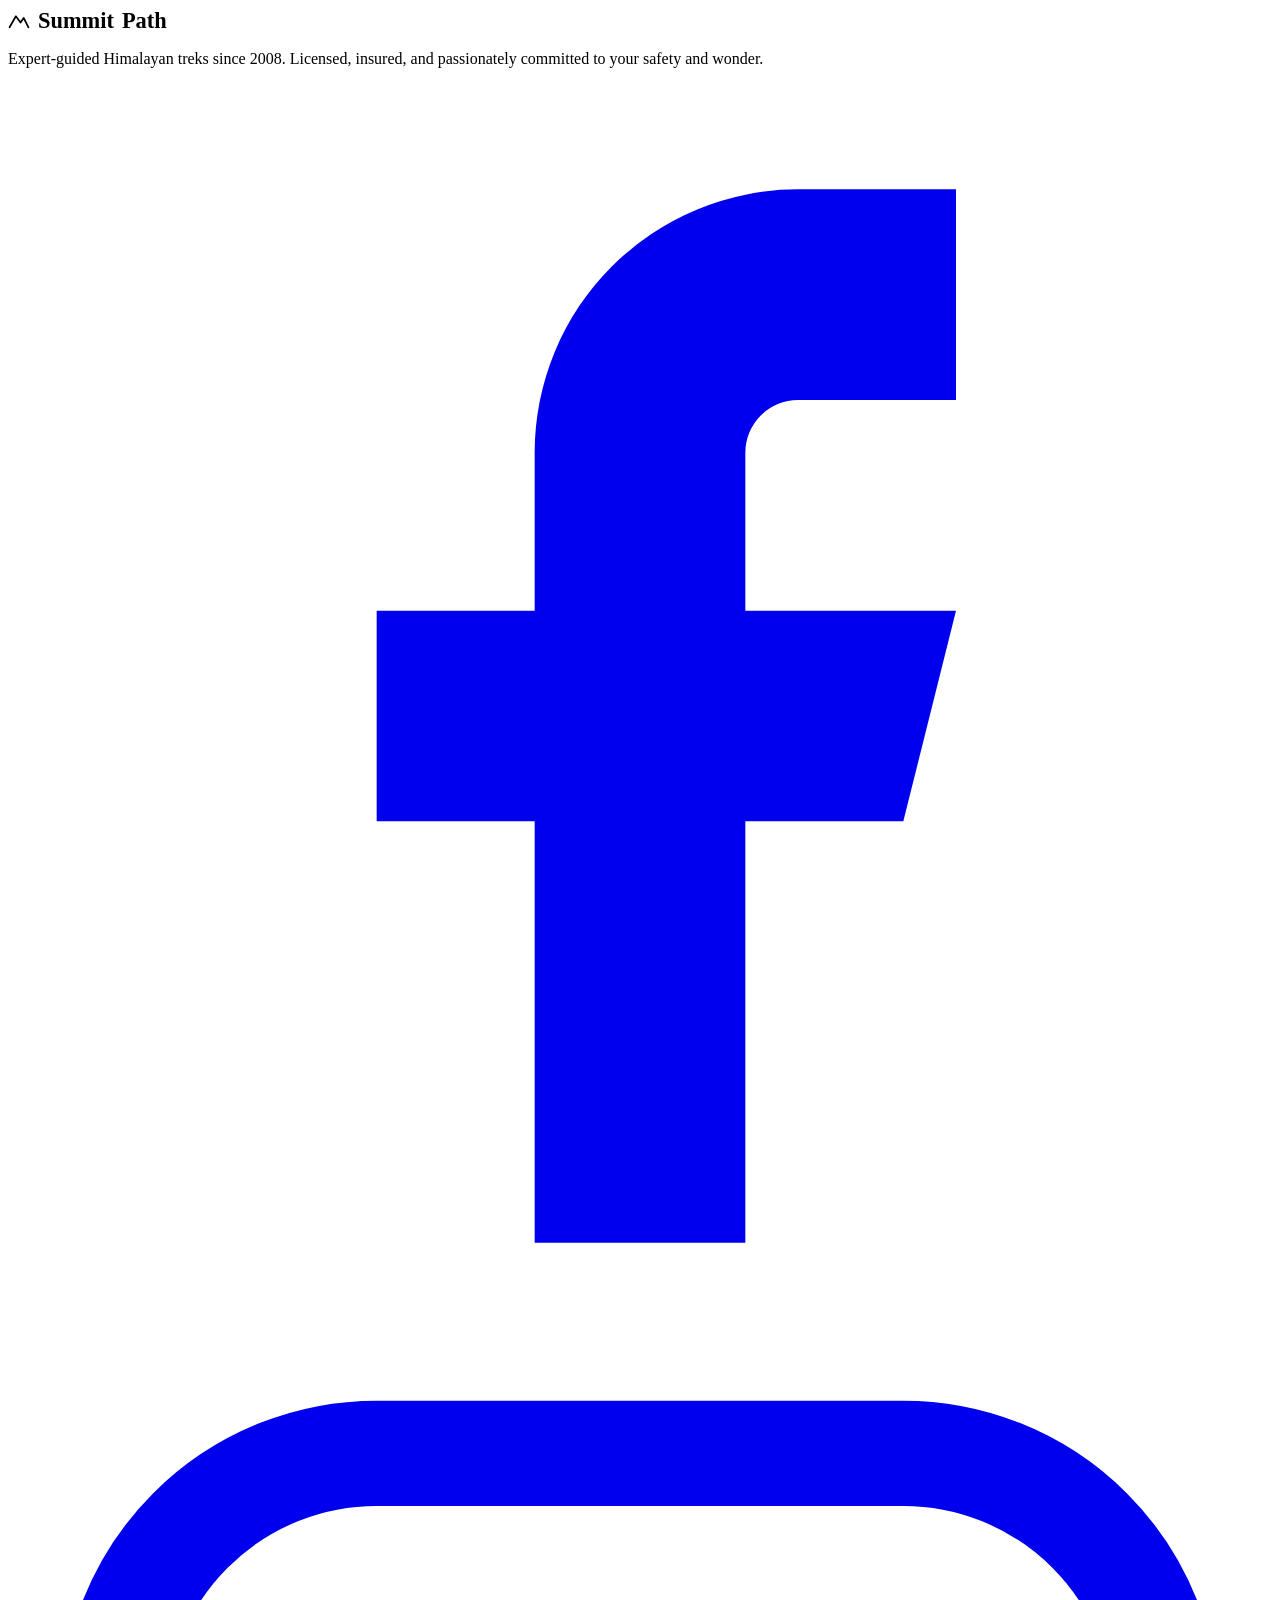
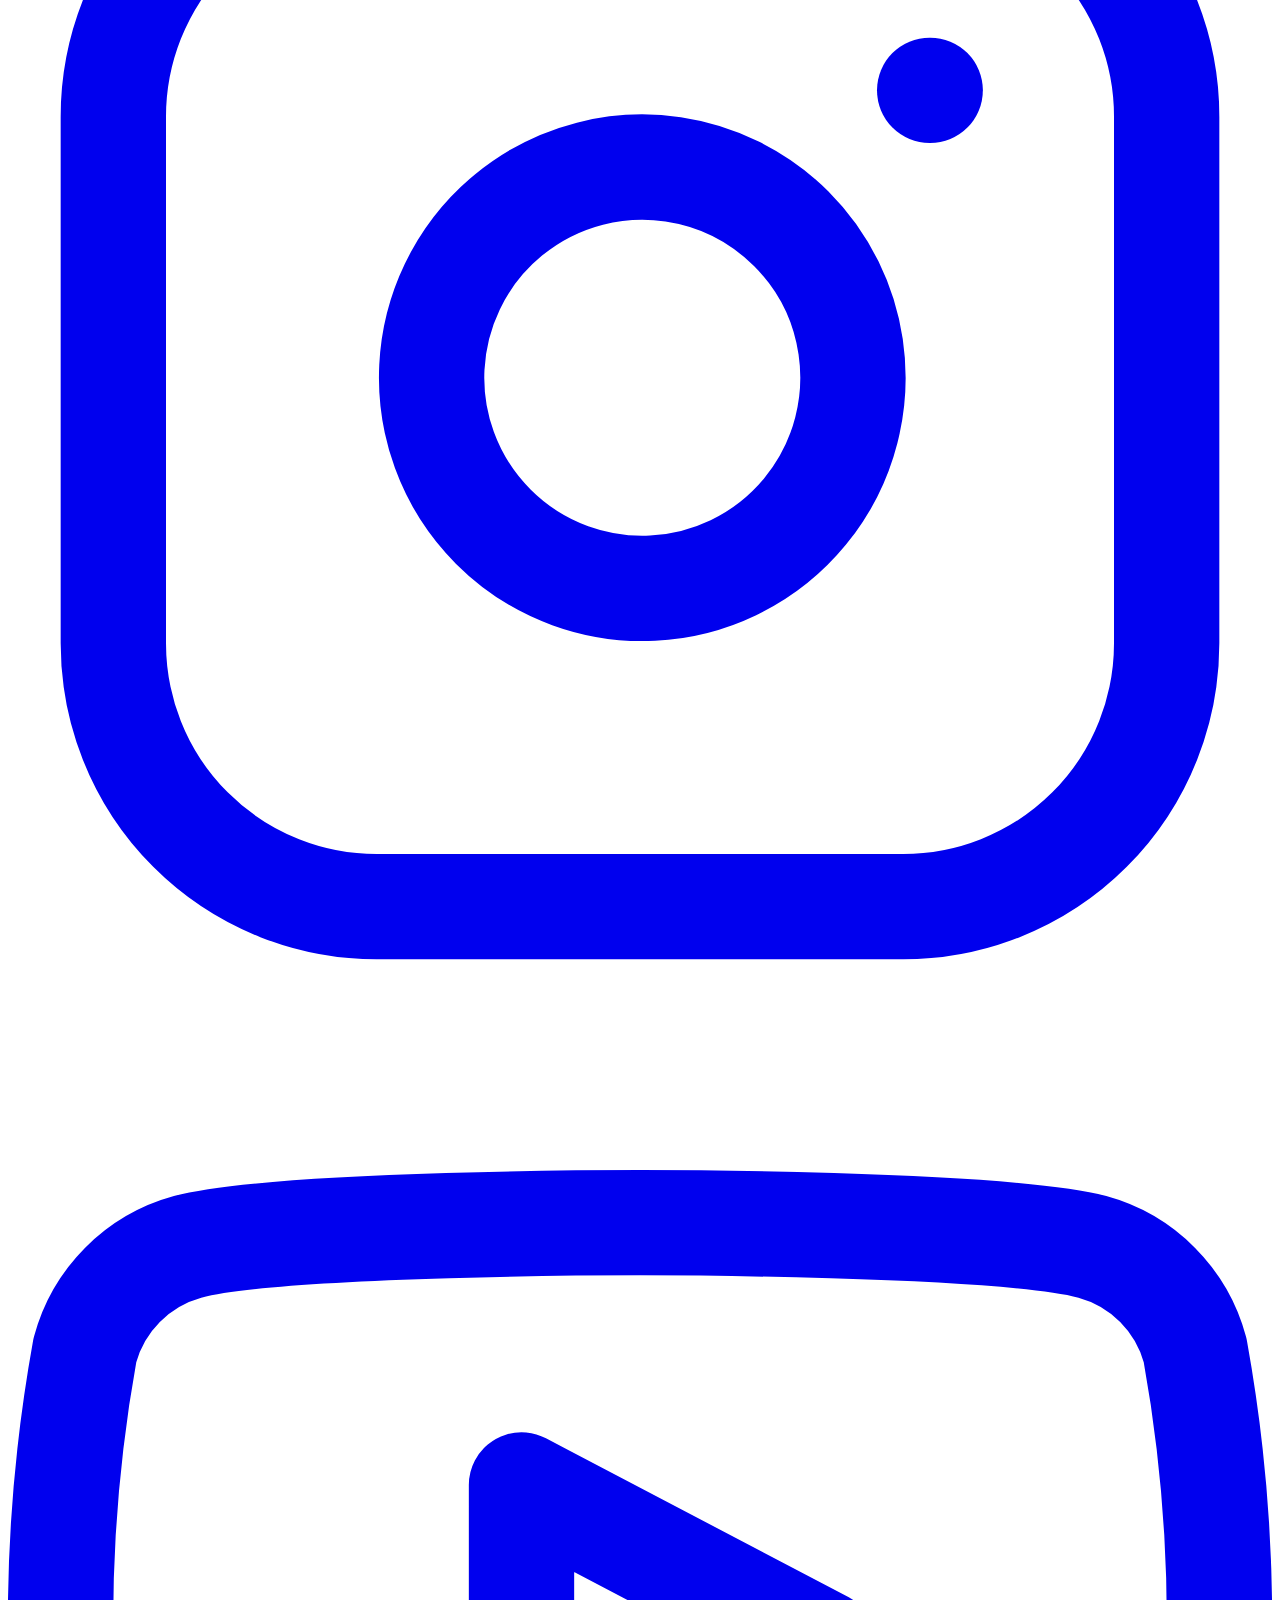
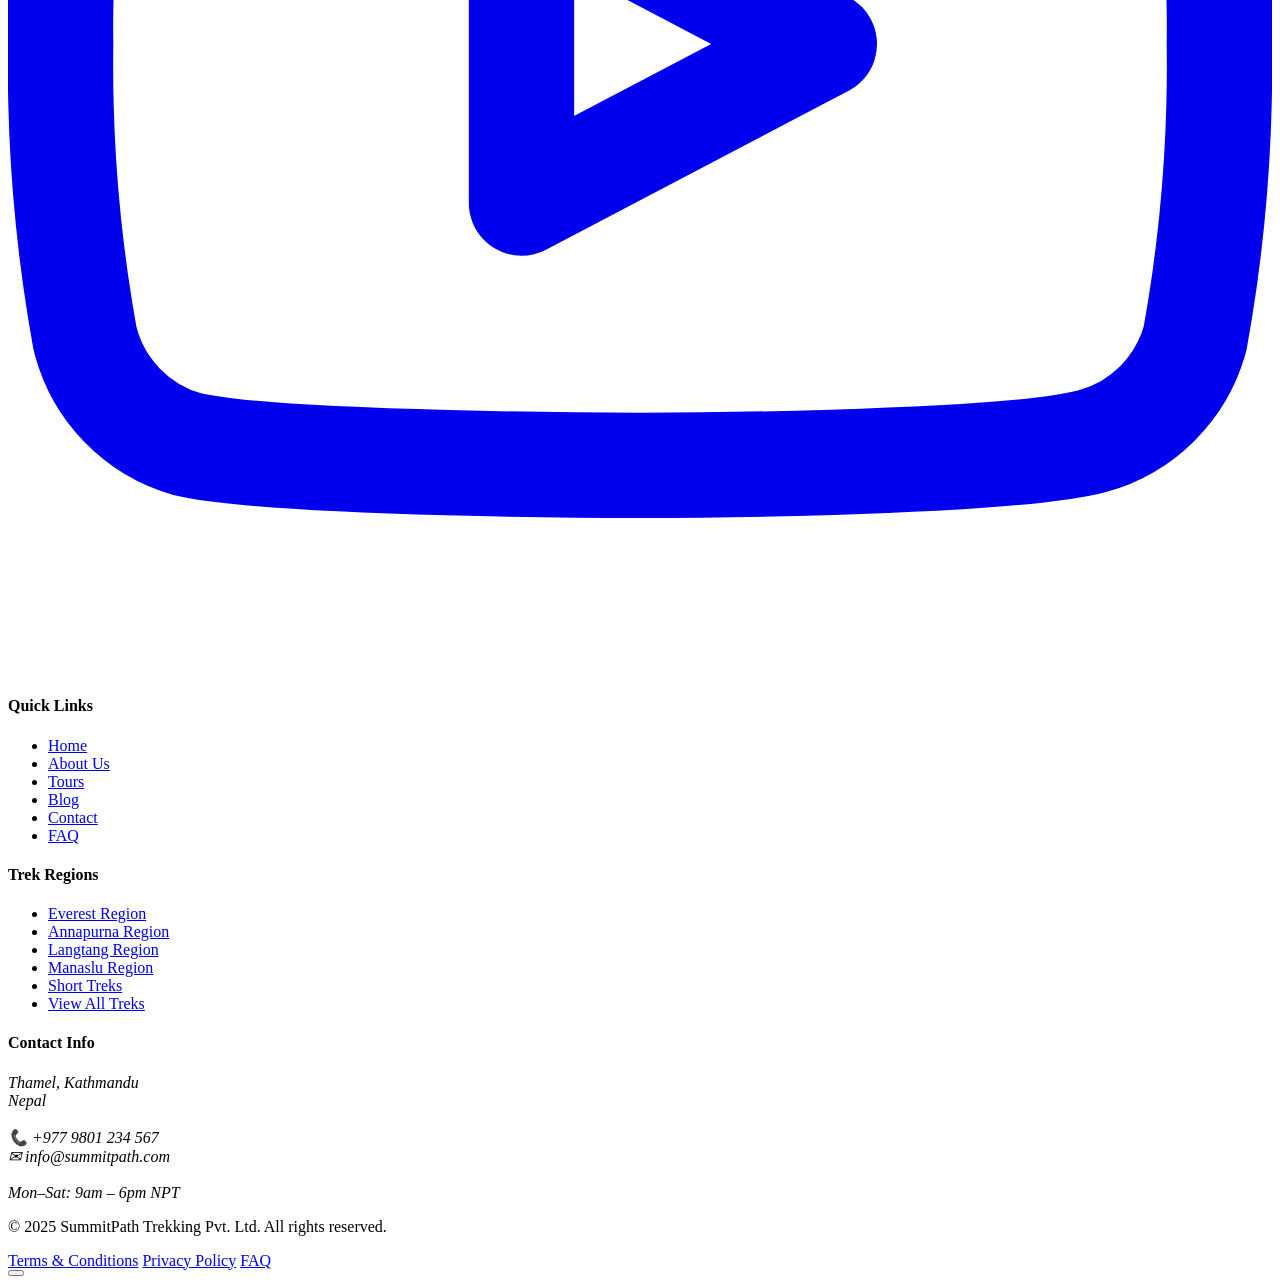
<file: _footer.html>
<!--
  _footer.html
  Copy this block into the <body> of every page, right before </body>.
-->

<footer role="contentinfo">
  <div class="container">
    <div class="footer-grid">
      <div class="footer-brand">
        <a href="index.html" style="font-size:1.4rem;font-weight:800;color:var(--white);display:flex;align-items:center;gap:8px;text-decoration:none">
          <svg width="22" height="22" viewBox="0 0 28 28" fill="none" stroke="currentColor" stroke-width="2.2" stroke-linecap="round" stroke-linejoin="round" aria-hidden="true"><polyline points="2,22 10,8 16,16 20,10 26,22"/></svg>
          Summit<span style="color:var(--red)">Path</span>
        </a>
        <p>Expert-guided Himalayan treks since 2008. Licensed, insured, and passionately committed to your safety and wonder.</p>
        <div class="footer-socials" aria-label="Social media links">
          <a href="#" aria-label="Facebook">
            <svg viewBox="0 0 24 24" fill="currentColor" aria-hidden="true"><path d="M18 2h-3a5 5 0 0 0-5 5v3H7v4h3v8h4v-8h3l1-4h-4V7a1 1 0 0 1 1-1h3z"/></svg>
          </a>
          <a href="#" aria-label="Instagram">
            <svg viewBox="0 0 24 24" fill="none" stroke="currentColor" stroke-width="2" stroke-linecap="round" stroke-linejoin="round" aria-hidden="true"><rect x="2" y="2" width="20" height="20" rx="5"/><path d="M16 11.37A4 4 0 1 1 12.63 8 4 4 0 0 1 16 11.37z"/><line x1="17.5" y1="6.5" x2="17.51" y2="6.5"/></svg>
          </a>
          <a href="#" aria-label="YouTube">
            <svg viewBox="0 0 24 24" fill="none" stroke="currentColor" stroke-width="2" stroke-linecap="round" stroke-linejoin="round" aria-hidden="true"><path d="M22.54 6.42a2.78 2.78 0 0 0-1.95-1.96C18.88 4 12 4 12 4s-6.88 0-8.59.46a2.78 2.78 0 0 0-1.95 1.96A29 29 0 0 0 1 12a29 29 0 0 0 .46 5.58A2.78 2.78 0 0 0 3.41 19.6C5.12 20 12 20 12 20s6.88 0 8.59-.46a2.78 2.78 0 0 0 1.95-1.95A29 29 0 0 0 23 12a29 29 0 0 0-.46-5.58z"/><polygon points="9.75 15.02 15.5 12 9.75 8.98 9.75 15.02"/></svg>
          </a>
        </div>
      </div>

      <div class="footer-col">
        <h4>Quick Links</h4>
        <ul>
          <li><a href="index.html">Home</a></li>
          <li><a href="about.html">About Us</a></li>
          <li><a href="destinations.html">Tours</a></li>
          <li><a href="blog.html">Blog</a></li>
          <li><a href="contact.html">Contact</a></li>
          <li><a href="faq.html">FAQ</a></li>
        </ul>
      </div>

      <div class="footer-col">
        <h4>Trek Regions</h4>
        <ul>
          <li><a href="trek-everest.html">Everest Region</a></li>
          <li><a href="trek-everest.html">Annapurna Region</a></li>
          <li><a href="trek-everest.html">Langtang Region</a></li>
          <li><a href="trek-everest.html">Manaslu Region</a></li>
          <li><a href="trek-everest.html">Short Treks</a></li>
          <li><a href="trek-everest.html">View All Treks</a></li>
        </ul>
      </div>

      <div class="footer-col">
        <h4>Contact Info</h4>
        <address>
          Thamel, Kathmandu<br/>Nepal<br/><br/>
          📞 +977 9801 234 567<br/>
          ✉ info@summitpath.com<br/><br/>
          Mon–Sat: 9am – 6pm NPT
        </address>
      </div>
    </div>

    <div class="footer-bottom">
      <p>© 2025 SummitPath Trekking Pvt. Ltd. All rights reserved.</p>
      <div>
        <a href="terms.html">Terms &amp; Conditions</a>
        <a href="privacy.html">Privacy Policy</a>
        <a href="faq.html">FAQ</a>
      </div>
    </div>
  </div>
</footer>

<button id="scroll-top" aria-label="Scroll to top">
  <svg viewBox="0 0 24 24" fill="none" stroke="currentColor" stroke-width="2.5" stroke-linecap="round" stroke-linejoin="round" aria-hidden="true"><polyline points="18 15 12 9 6 15"/></svg>
</button>

<!-- Shared scripts -->
<script src="nav.js"></script>
</file>
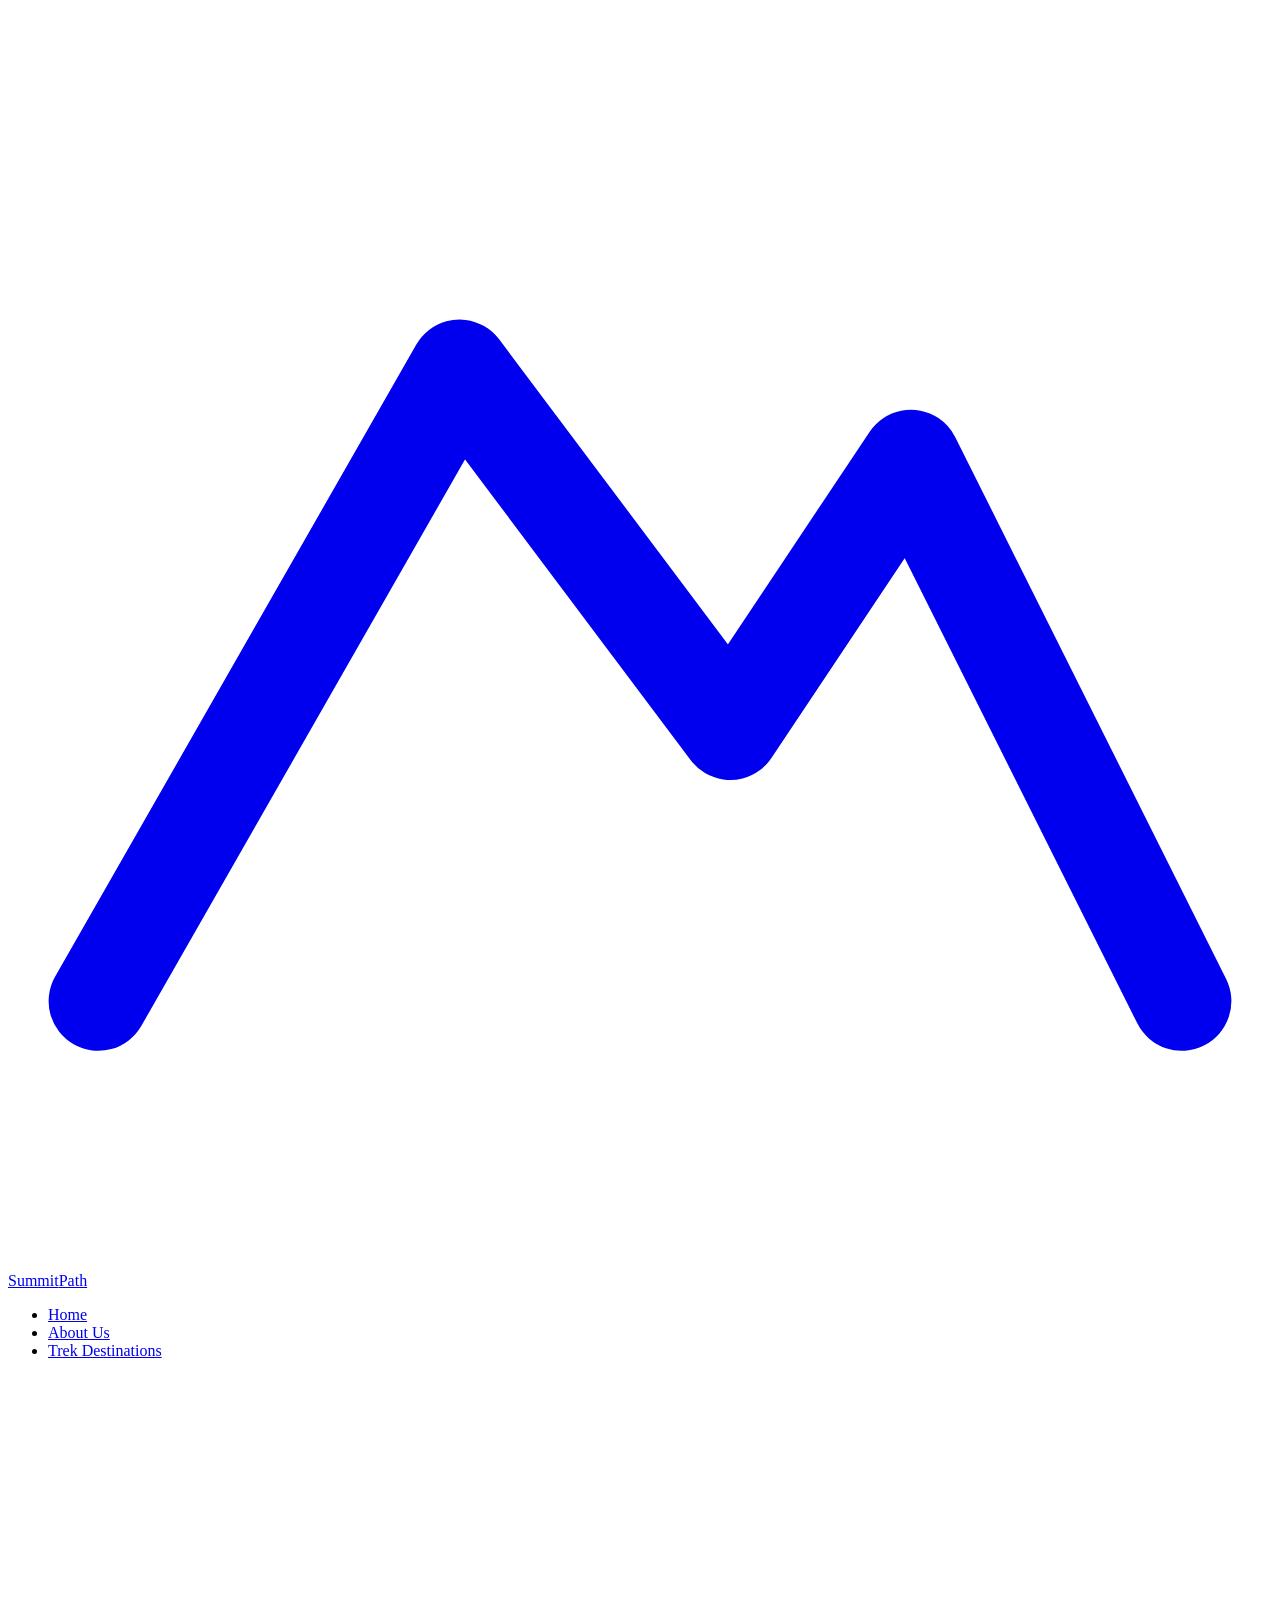
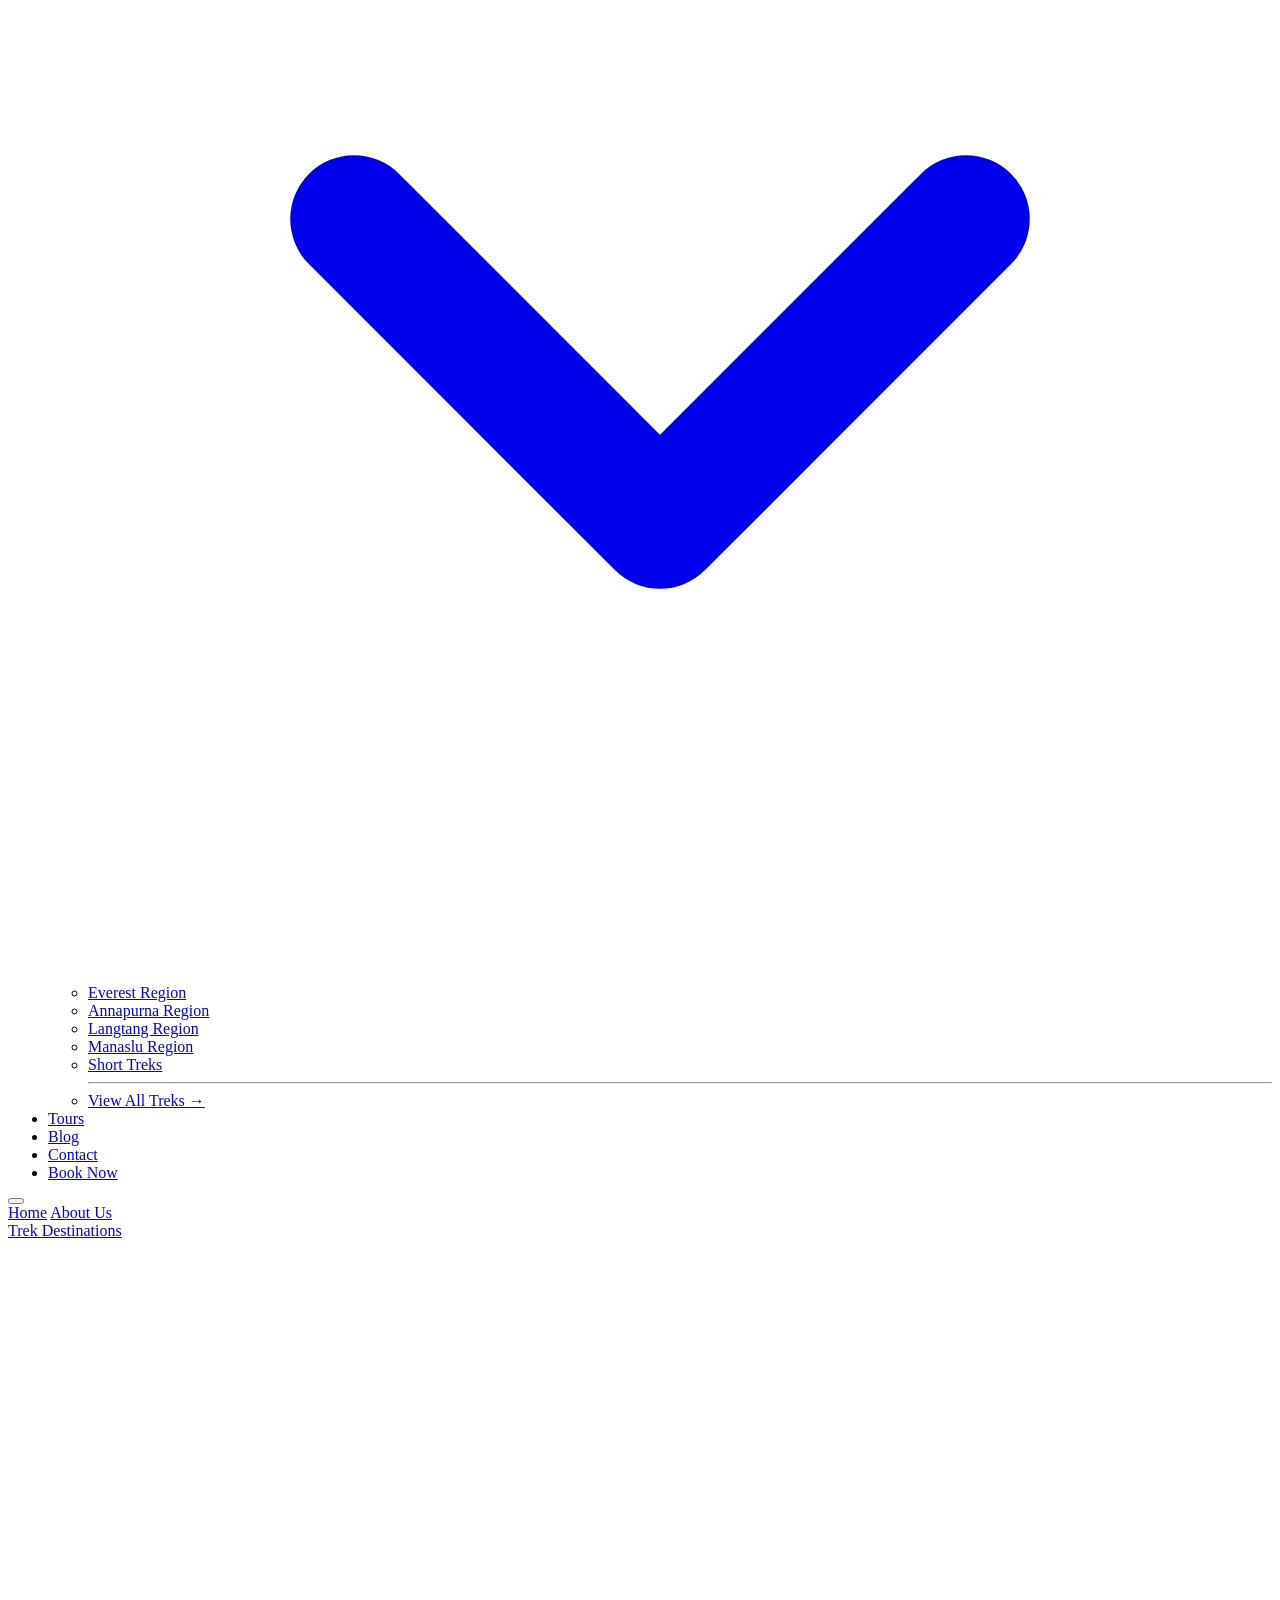
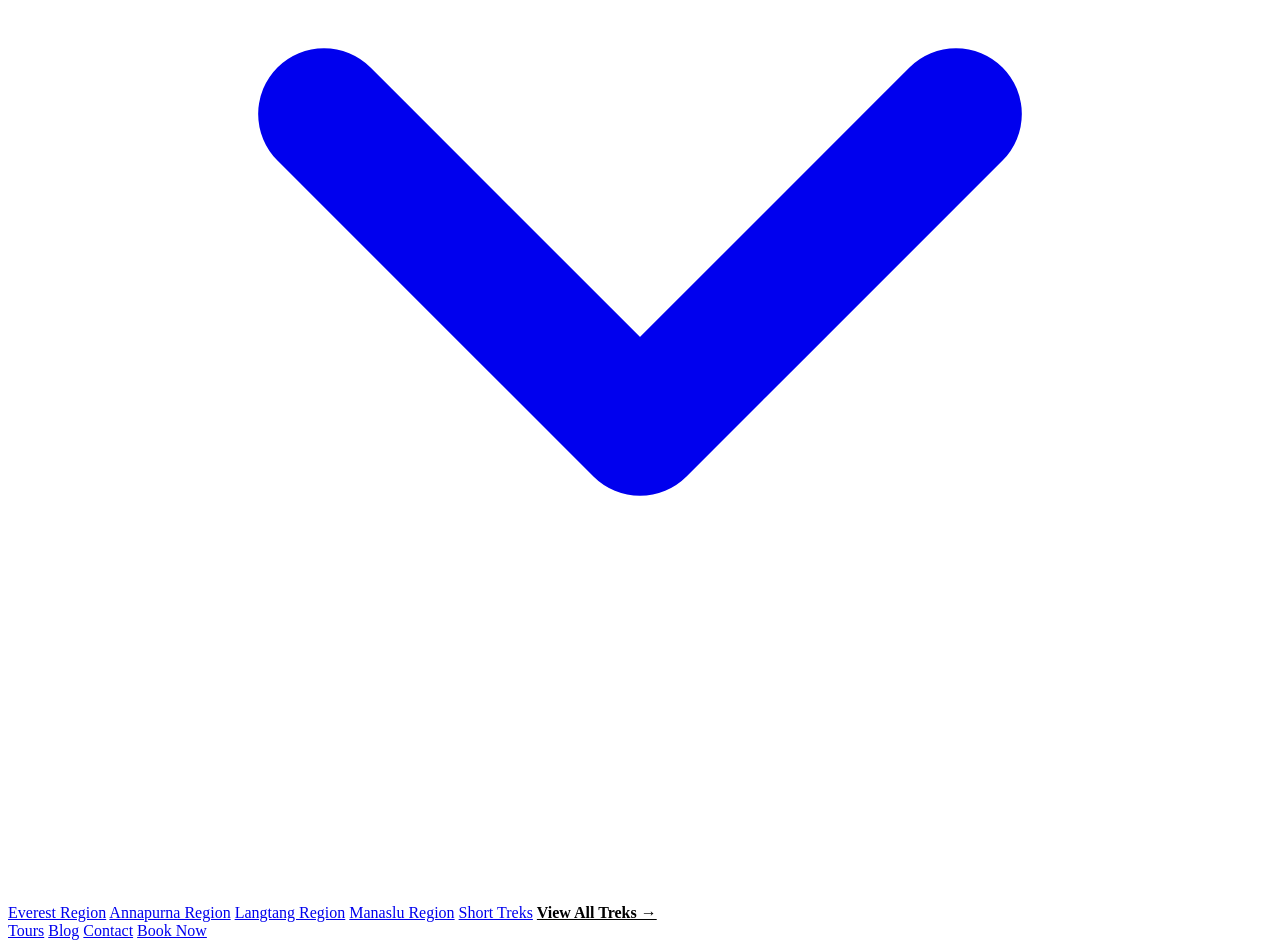
<file: _header.html>
<!--
  _header.html
  Copy this block into the <body> of every page, right at the top.
  Adjust data-page on each .nav-link to match the current page filename
  so the active link gets highlighted automatically.
-->

<nav id="navbar" role="navigation" aria-label="Main navigation">
  <div class="container">
    <div class="nav-inner">

      <a href="index.html" class="nav-logo" aria-label="SummitPath home">
        <svg viewBox="0 0 28 28" fill="none" stroke="currentColor" stroke-width="2.2" stroke-linecap="round" stroke-linejoin="round" aria-hidden="true">
          <polyline points="2,22 10,8 16,16 20,10 26,22"/>
        </svg>
        Summit<span>Path</span>
      </a>

      <ul class="nav-menu" role="menubar">
        <li class="nav-item">
          <a class="nav-link" href="index.html" data-page="index.html">Home</a>
        </li>
        <li class="nav-item">
          <a class="nav-link" href="about.html" data-page="about.html">About Us</a>
        </li>
        <li class="nav-item">
          <a class="nav-link" href="destinations.html" aria-haspopup="true">
            Trek Destinations
            <svg viewBox="0 0 24 24" fill="none" stroke="currentColor" stroke-width="2.5" stroke-linecap="round" stroke-linejoin="round" aria-hidden="true"><polyline points="6 9 12 15 18 9"/></svg>
          </a>
          <ul class="dropdown" role="menu">
            <li><a href="trek-everest.html" role="menuitem">Everest Region</a></li>
            <li><a href="trek-everest.html" role="menuitem">Annapurna Region</a></li>
            <li><a href="trek-everest.html" role="menuitem">Langtang Region</a></li>
            <li><a href="trek-everest.html" role="menuitem">Manaslu Region</a></li>
            <li><a href="trek-everest.html" role="menuitem">Short Treks</a></li>
            <hr class="dropdown-divider" />
            <li><a href="trek-everest.html" class="view-all" role="menuitem">View All Treks →</a></li>
          </ul>
        </li>
        <li class="nav-item">
          <a class="nav-link" href="destinations.html" data-page="tours.html">Tours</a>
        </li>
        <li class="nav-item">
          <a class="nav-link" href="blog.html" data-page="blog.html">Blog</a>
        </li>
        <li class="nav-item">
          <a class="nav-link" href="contact.html" data-page="contact.html">Contact</a>
        </li>
        <li class="nav-item nav-cta">
          <a class="btn btn-primary" href="contact.html">Book Now</a>
        </li>
      </ul>

      <button type="button" class="nav-toggle" id="navToggle" aria-label="Toggle navigation" aria-expanded="false">
        <span></span><span></span><span></span>
      </button>
    </div>
  </div>
</nav>

<!-- Mobile menu -->
<div class="mobile-menu" id="mobileMenu" role="navigation" aria-label="Mobile navigation">
  <a class="mobile-nav-link" href="index.html">Home</a>
  <a class="mobile-nav-link" href="about.html">About Us</a>
  <div>
    <a class="mobile-nav-link" id="mobileDestToggle" href="destinations.html">
      Trek Destinations
      <svg viewBox="0 0 24 24" fill="none" stroke="currentColor" stroke-width="2.5" stroke-linecap="round" stroke-linejoin="round"><polyline points="6 9 12 15 18 9"/></svg>
    </a>
    <div class="mobile-accordion" id="mobileDestMenu">
      <a href="trek-everest.html">Everest Region</a>
      <a href="trek-everest.html">Annapurna Region</a>
      <a href="trek-everest.html">Langtang Region</a>
      <a href="trek-everest.html">Manaslu Region</a>
      <a href="trek-everest.html">Short Treks</a>
      <a href="trek-everest.html" style="font-weight:700;color:var(--red)">View All Treks →</a>
    </div>
  </div>
  <a class="mobile-nav-link" href="destinations.html">Tours</a>
  <a class="mobile-nav-link" href="blog.html">Blog</a>
  <a class="mobile-nav-link" href="contact.html">Contact</a>
  <a class="btn btn-primary mobile-cta" href="contact.html">Book Now</a>
</div>
</file>
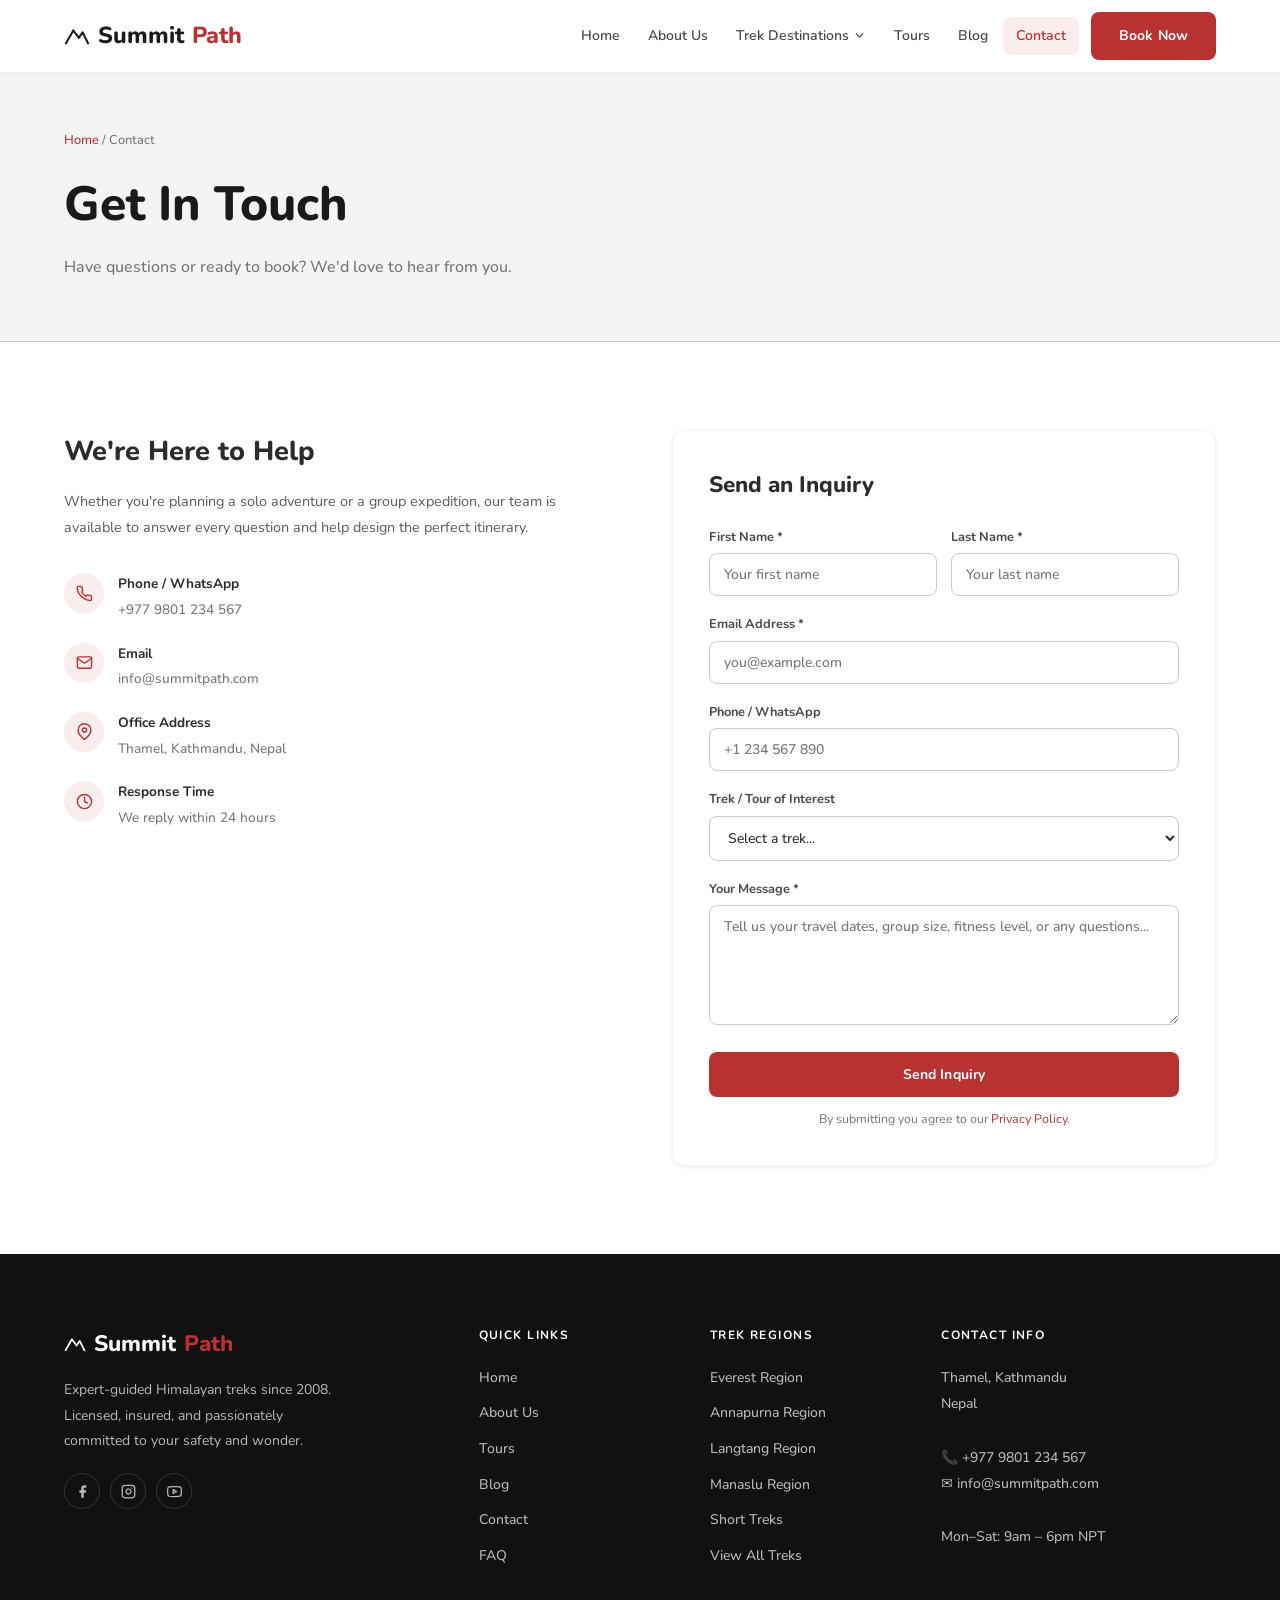
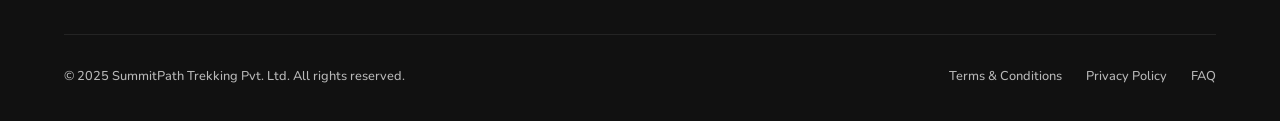
<file: contact.html>
<!DOCTYPE html>
<html lang="en">
<head>
  <meta charset="UTF-8" />
  <meta name="viewport" content="width=device-width, initial-scale=1.0" />
  <title>Contact Us | SummitPath</title>
  <meta name="description" content="Get in touch with SummitPath to plan your Himalayan trek or ask any question. We reply within 24 hours." />
  <link rel="stylesheet" href="styles.css" />
</head>
<body>

  <nav id="navbar" role="navigation" aria-label="Main navigation">
    <div class="container">
      <div class="nav-inner">
  
        <a href="index.html" class="nav-logo" aria-label="SummitPath home">
          <svg viewBox="0 0 28 28" fill="none" stroke="currentColor" stroke-width="2.2" stroke-linecap="round" stroke-linejoin="round" aria-hidden="true">
            <polyline points="2,22 10,8 16,16 20,10 26,22"/>
          </svg>
          Summit<span>Path</span>
        </a>
  
        <ul class="nav-menu" role="menubar">
          <li class="nav-item">
            <a class="nav-link" href="index.html" data-page="index.html">Home</a>
          </li>
          <li class="nav-item">
            <a class="nav-link" href="about.html" data-page="about.html">About Us</a>
          </li>
          <li class="nav-item">
            <a class="nav-link" href="destinations.html" aria-haspopup="true">
              Trek Destinations
              <svg viewBox="0 0 24 24" fill="none" stroke="currentColor" stroke-width="2.5" stroke-linecap="round" stroke-linejoin="round" aria-hidden="true"><polyline points="6 9 12 15 18 9"/></svg>
            </a>
            <ul class="dropdown" role="menu">
              <li><a href="trek-everest.html" role="menuitem">Everest Region</a></li>
              <li><a href="trek-everest.html" role="menuitem">Annapurna Region</a></li>
              <li><a href="trek-everest.html" role="menuitem">Langtang Region</a></li>
              <li><a href="trek-everest.html" role="menuitem">Manaslu Region</a></li>
              <li><a href="trek-everest.html" role="menuitem">Short Treks</a></li>
              <hr class="dropdown-divider" />
              <li><a href="trek-everest.html" class="view-all" role="menuitem">View All Treks →</a></li>
            </ul>
          </li>
          <li class="nav-item">
            <a class="nav-link" href="destinations.html" data-page="tours.html">Tours</a>
          </li>
          <li class="nav-item">
            <a class="nav-link" href="blog.html" data-page="blog.html">Blog</a>
          </li>
          <li class="nav-item">
            <a class="nav-link" href="contact.html" data-page="contact.html">Contact</a>
          </li>
          <li class="nav-item nav-cta">
            <a class="btn btn-primary" href="contact.html">Book Now</a>
          </li>
        </ul>
  
        <button type="button" class="nav-toggle" id="navToggle" aria-label="Toggle navigation" aria-expanded="false">
          <span></span><span></span><span></span>
        </button>
      </div>
    </div>
  </nav>
  
  <!-- Mobile menu -->
  <div class="mobile-menu" id="mobileMenu" role="navigation" aria-label="Mobile navigation">
    <a class="mobile-nav-link" href="index.html">Home</a>
    <a class="mobile-nav-link" href="about.html">About Us</a>
    <div>
      <a class="mobile-nav-link" id="mobileDestToggle" href="destinations.html">
        Trek Destinations
        <svg viewBox="0 0 24 24" fill="none" stroke="currentColor" stroke-width="2.5" stroke-linecap="round" stroke-linejoin="round"><polyline points="6 9 12 15 18 9"/></svg>
      </a>
      <div class="mobile-accordion" id="mobileDestMenu">
        <a href="trek-everest.html">Everest Region</a>
        <a href="trek-everest.html">Annapurna Region</a>
        <a href="trek-everest.html">Langtang Region</a>
        <a href="trek-everest.html">Manaslu Region</a>
        <a href="trek-everest.html">Short Treks</a>
        <a href="trek-everest.html" style="font-weight:700;color:var(--red)">View All Treks →</a>
      </div>
    </div>
    <a class="mobile-nav-link" href="destinations.html">Tours</a>
    <a class="mobile-nav-link" href="blog.html">Blog</a>
    <a class="mobile-nav-link" href="contact.html">Contact</a>
    <a class="btn btn-primary mobile-cta" href="contact.html">Book Now</a>
  </div>

  <div class="page-hero">
    <div class="container">
      <nav class="page-breadcrumb" aria-label="Breadcrumb">
        <a href="index.html">Home</a> / Contact
      </nav>
      <h1>Get In Touch</h1>
      <p>Have questions or ready to book? We'd love to hear from you.</p>
    </div>
  </div>

  <section class="section">
    <div class="container">
      <div class="contact-layout">

        <div class="contact-info">
          <h2>We're Here to Help</h2>
          <p>Whether you're planning a solo adventure or a group expedition, our team is available to answer every question and help design the perfect itinerary.</p>

          <div class="contact-detail">
            <div class="contact-detail-icon">
              <svg viewBox="0 0 24 24" fill="none" stroke="currentColor" stroke-width="2" stroke-linecap="round" stroke-linejoin="round" aria-hidden="true"><path d="M22 16.92v3a2 2 0 0 1-2.18 2 19.79 19.79 0 0 1-8.63-3.07A19.5 19.5 0 0 1 4.69 13a19.79 19.79 0 0 1-3.07-8.67A2 2 0 0 1 3.62 2h3a2 2 0 0 1 2 1.72c.127.96.361 1.903.7 2.81a2 2 0 0 1-.45 2.11L8.09 9.91a16 16 0 0 0 6 6l1.27-1.27a2 2 0 0 1 2.11-.45c.907.339 1.85.573 2.81.7A2 2 0 0 1 22 16.92z"/></svg>
            </div>
            <div class="contact-detail-text">
              <strong>Phone / WhatsApp</strong>
              <span>+977 9801 234 567</span>
            </div>
          </div>

          <div class="contact-detail">
            <div class="contact-detail-icon">
              <svg viewBox="0 0 24 24" fill="none" stroke="currentColor" stroke-width="2" stroke-linecap="round" stroke-linejoin="round" aria-hidden="true"><path d="M4 4h16c1.1 0 2 .9 2 2v12c0 1.1-.9 2-2 2H4c-1.1 0-2-.9-2-2V6c0-1.1.9-2 2-2z"/><polyline points="22,6 12,13 2,6"/></svg>
            </div>
            <div class="contact-detail-text">
              <strong>Email</strong>
              <span>info@summitpath.com</span>
            </div>
          </div>

          <div class="contact-detail">
            <div class="contact-detail-icon">
              <svg viewBox="0 0 24 24" fill="none" stroke="currentColor" stroke-width="2" stroke-linecap="round" stroke-linejoin="round" aria-hidden="true"><path d="M21 10c0 7-9 13-9 13s-9-6-9-13a9 9 0 0 1 18 0z"/><circle cx="12" cy="10" r="3"/></svg>
            </div>
            <div class="contact-detail-text">
              <strong>Office Address</strong>
              <span>Thamel, Kathmandu, Nepal</span>
            </div>
          </div>

          <div class="contact-detail">
            <div class="contact-detail-icon">
              <svg viewBox="0 0 24 24" fill="none" stroke="currentColor" stroke-width="2" stroke-linecap="round" stroke-linejoin="round" aria-hidden="true"><circle cx="12" cy="12" r="10"/><polyline points="12 6 12 12 16 14"/></svg>
            </div>
            <div class="contact-detail-text">
              <strong>Response Time</strong>
              <span>We reply within 24 hours</span>
            </div>
          </div>
        </div>

        <div>
          <div style="background:var(--white);border:1px solid var(--gray-100);border-radius:12px;padding:36px;box-shadow:var(--shadow-sm)">
            <h2 style="font-size:1.4rem;font-weight:800;margin-bottom:24px">Send an Inquiry</h2>
            <form id="contactForm" novalidate>
              <div class="form-row">
                <div class="form-group">
                  <label for="f-name">First Name *</label>
                  <input type="text" id="f-name" name="first_name" placeholder="Your first name" required autocomplete="given-name"/>
                </div>
                <div class="form-group">
                  <label for="f-lname">Last Name *</label>
                  <input type="text" id="f-lname" name="last_name" placeholder="Your last name" required autocomplete="family-name"/>
                </div>
              </div>
              <div class="form-group">
                <label for="f-email">Email Address *</label>
                <input type="email" id="f-email" name="email" placeholder="you@example.com" required autocomplete="email"/>
              </div>
              <div class="form-group">
                <label for="f-phone">Phone / WhatsApp</label>
                <input type="tel" id="f-phone" name="phone" placeholder="+1 234 567 890" autocomplete="tel"/>
              </div>
              <div class="form-group">
                <label for="f-trek">Trek / Tour of Interest</label>
                <select id="f-trek" name="trek">
                  <option value="">Select a trek...</option>
                  <option>Everest Base Camp</option>
                  <option>Annapurna Circuit</option>
                  <option>Langtang Valley</option>
                  <option>Manaslu Circuit</option>
                  <option>Poon Hill Trek</option>
                  <option>Gokyo Lakes</option>
                  <option>Custom Itinerary</option>
                </select>
              </div>
              <div class="form-group">
                <label for="f-msg">Your Message *</label>
                <textarea id="f-msg" name="message" placeholder="Tell us your travel dates, group size, fitness level, or any questions..." required></textarea>
              </div>
              <button type="submit" class="btn btn-primary" style="width:100%;justify-content:center">Send Inquiry</button>
              <p style="font-size:.78rem;color:var(--gray-500);margin-top:12px;text-align:center">
                By submitting you agree to our <a href="privacy.html" style="color:var(--red)">Privacy Policy</a>.
              </p>
            </form>
          </div>
        </div>

      </div>
    </div>
  </section>

  <footer role="contentinfo">
    <div class="container">
      <div class="footer-grid">
        <div class="footer-brand">
          <a href="index.html" style="font-size:1.4rem;font-weight:800;color:var(--white);display:flex;align-items:center;gap:8px;text-decoration:none">
            <svg width="22" height="22" viewBox="0 0 28 28" fill="none" stroke="currentColor" stroke-width="2.2" stroke-linecap="round" stroke-linejoin="round" aria-hidden="true"><polyline points="2,22 10,8 16,16 20,10 26,22"/></svg>
            Summit<span style="color:var(--red)">Path</span>
          </a>
          <p>Expert-guided Himalayan treks since 2008. Licensed, insured, and passionately committed to your safety and wonder.</p>
          <div class="footer-socials" aria-label="Social media links">
            <a href="#" aria-label="Facebook">
              <svg viewBox="0 0 24 24" fill="currentColor" aria-hidden="true"><path d="M18 2h-3a5 5 0 0 0-5 5v3H7v4h3v8h4v-8h3l1-4h-4V7a1 1 0 0 1 1-1h3z"/></svg>
            </a>
            <a href="#" aria-label="Instagram">
              <svg viewBox="0 0 24 24" fill="none" stroke="currentColor" stroke-width="2" stroke-linecap="round" stroke-linejoin="round" aria-hidden="true"><rect x="2" y="2" width="20" height="20" rx="5"/><path d="M16 11.37A4 4 0 1 1 12.63 8 4 4 0 0 1 16 11.37z"/><line x1="17.5" y1="6.5" x2="17.51" y2="6.5"/></svg>
            </a>
            <a href="#" aria-label="YouTube">
              <svg viewBox="0 0 24 24" fill="none" stroke="currentColor" stroke-width="2" stroke-linecap="round" stroke-linejoin="round" aria-hidden="true"><path d="M22.54 6.42a2.78 2.78 0 0 0-1.95-1.96C18.88 4 12 4 12 4s-6.88 0-8.59.46a2.78 2.78 0 0 0-1.95 1.96A29 29 0 0 0 1 12a29 29 0 0 0 .46 5.58A2.78 2.78 0 0 0 3.41 19.6C5.12 20 12 20 12 20s6.88 0 8.59-.46a2.78 2.78 0 0 0 1.95-1.95A29 29 0 0 0 23 12a29 29 0 0 0-.46-5.58z"/><polygon points="9.75 15.02 15.5 12 9.75 8.98 9.75 15.02"/></svg>
            </a>
          </div>
        </div>
  
        <div class="footer-col">
          <h4>Quick Links</h4>
          <ul>
            <li><a href="index.html">Home</a></li>
            <li><a href="about.html">About Us</a></li>
            <li><a href="destinations.html">Tours</a></li>
            <li><a href="blog.html">Blog</a></li>
            <li><a href="contact.html">Contact</a></li>
            <li><a href="faq.html">FAQ</a></li>
          </ul>
        </div>
  
        <div class="footer-col">
          <h4>Trek Regions</h4>
          <ul>
            <li><a href="trek-everest.html">Everest Region</a></li>
            <li><a href="trek-everest.html">Annapurna Region</a></li>
            <li><a href="trek-everest.html">Langtang Region</a></li>
            <li><a href="trek-everest.html">Manaslu Region</a></li>
            <li><a href="trek-everest.html">Short Treks</a></li>
            <li><a href="trek-everest.html">View All Treks</a></li>
          </ul>
        </div>
  
        <div class="footer-col">
          <h4>Contact Info</h4>
          <address>
            Thamel, Kathmandu<br/>Nepal<br/><br/>
            📞 +977 9801 234 567<br/>
            ✉ info@summitpath.com<br/><br/>
            Mon–Sat: 9am – 6pm NPT
          </address>
        </div>
      </div>
  
      <div class="footer-bottom">
        <p>© 2025 SummitPath Trekking Pvt. Ltd. All rights reserved.</p>
        <div>
          <a href="terms.html">Terms &amp; Conditions</a>
          <a href="privacy.html">Privacy Policy</a>
          <a href="faq.html">FAQ</a>
        </div>
      </div>
    </div>
  </footer>
  
  <button id="scroll-top" aria-label="Scroll to top">
    <svg viewBox="0 0 24 24" fill="none" stroke="currentColor" stroke-width="2.5" stroke-linecap="round" stroke-linejoin="round" aria-hidden="true"><polyline points="18 15 12 9 6 15"/></svg>
  </button>
  
  <!-- Shared scripts -->
  <script src="nav.js"></script>

</body>
</html>
</file>
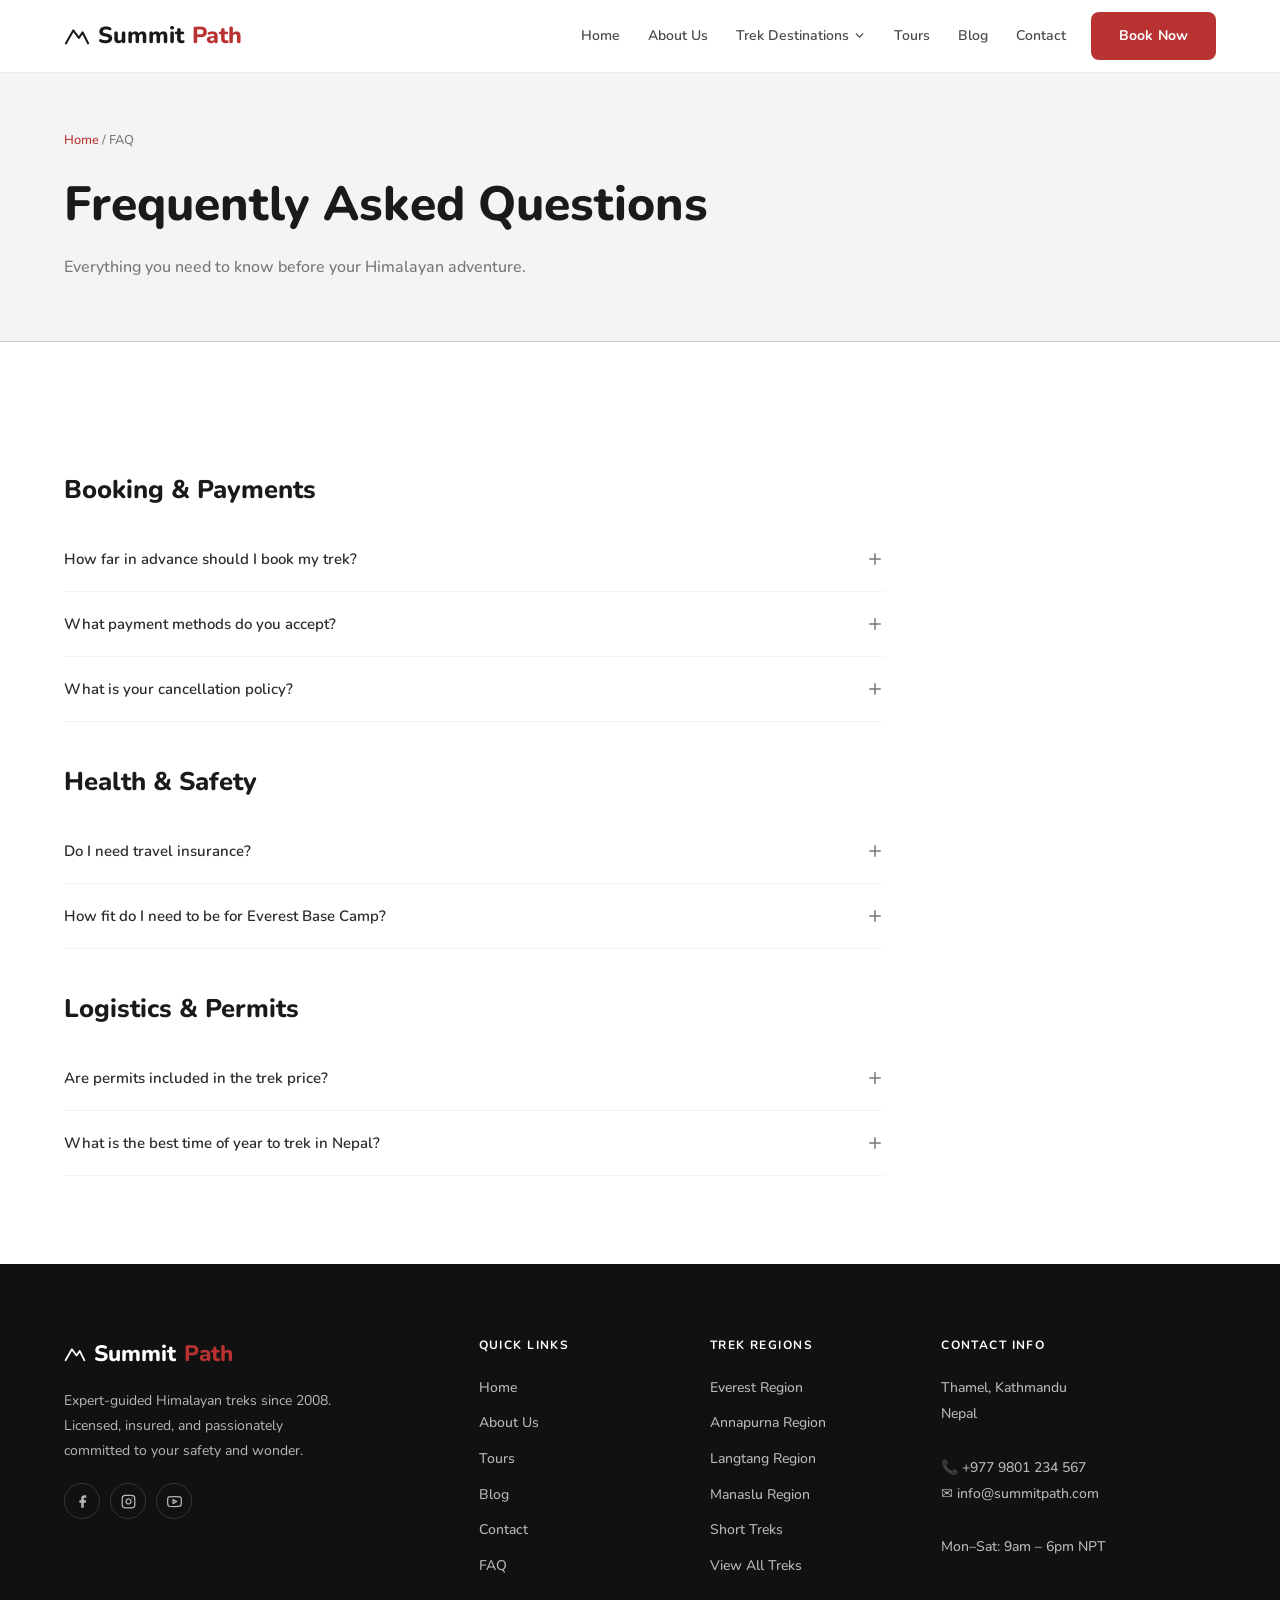
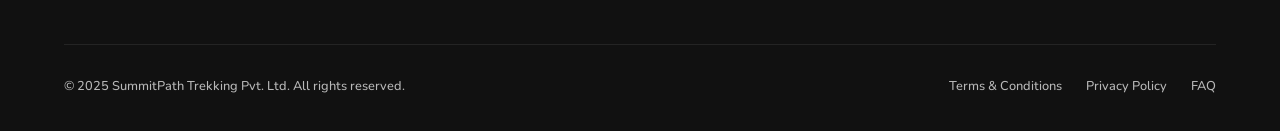
<file: faq.html>
<!DOCTYPE html>
<html lang="en">
<head>
  <meta charset="UTF-8" />
  <meta name="viewport" content="width=device-width, initial-scale=1.0" />
  <title>FAQ | SummitPath</title>
  <meta name="description" content="Frequently asked questions about SummitPath treks — booking, payments, health, safety, permits, and best seasons." />
  <link rel="stylesheet" href="styles.css" />
</head>
<body>

  <nav id="navbar" role="navigation" aria-label="Main navigation">
    <div class="container">
      <div class="nav-inner">
  
        <a href="index.html" class="nav-logo" aria-label="SummitPath home">
          <svg viewBox="0 0 28 28" fill="none" stroke="currentColor" stroke-width="2.2" stroke-linecap="round" stroke-linejoin="round" aria-hidden="true">
            <polyline points="2,22 10,8 16,16 20,10 26,22"/>
          </svg>
          Summit<span>Path</span>
        </a>
  
        <ul class="nav-menu" role="menubar">
          <li class="nav-item">
            <a class="nav-link" href="index.html" data-page="index.html">Home</a>
          </li>
          <li class="nav-item">
            <a class="nav-link" href="about.html" data-page="about.html">About Us</a>
          </li>
          <li class="nav-item">
            <a class="nav-link" href="destinations.html" aria-haspopup="true">
              Trek Destinations
              <svg viewBox="0 0 24 24" fill="none" stroke="currentColor" stroke-width="2.5" stroke-linecap="round" stroke-linejoin="round" aria-hidden="true"><polyline points="6 9 12 15 18 9"/></svg>
            </a>
            <ul class="dropdown" role="menu">
              <li><a href="trek-everest.html" role="menuitem">Everest Region</a></li>
              <li><a href="trek-everest.html" role="menuitem">Annapurna Region</a></li>
              <li><a href="trek-everest.html" role="menuitem">Langtang Region</a></li>
              <li><a href="trek-everest.html" role="menuitem">Manaslu Region</a></li>
              <li><a href="trek-everest.html" role="menuitem">Short Treks</a></li>
              <hr class="dropdown-divider" />
              <li><a href="trek-everest.html" class="view-all" role="menuitem">View All Treks →</a></li>
            </ul>
          </li>
          <li class="nav-item">
            <a class="nav-link" href="destinations.html" data-page="tours.html">Tours</a>
          </li>
          <li class="nav-item">
            <a class="nav-link" href="blog.html" data-page="blog.html">Blog</a>
          </li>
          <li class="nav-item">
            <a class="nav-link" href="contact.html" data-page="contact.html">Contact</a>
          </li>
          <li class="nav-item nav-cta">
            <a class="btn btn-primary" href="contact.html">Book Now</a>
          </li>
        </ul>
  
        <button type="button" class="nav-toggle" id="navToggle" aria-label="Toggle navigation" aria-expanded="false">
          <span></span><span></span><span></span>
        </button>
      </div>
    </div>
  </nav>
  
  <!-- Mobile menu -->
  <div class="mobile-menu" id="mobileMenu" role="navigation" aria-label="Mobile navigation">
    <a class="mobile-nav-link" href="index.html">Home</a>
    <a class="mobile-nav-link" href="about.html">About Us</a>
    <div>
      <a class="mobile-nav-link" id="mobileDestToggle" href="destinations.html">
        Trek Destinations
        <svg viewBox="0 0 24 24" fill="none" stroke="currentColor" stroke-width="2.5" stroke-linecap="round" stroke-linejoin="round"><polyline points="6 9 12 15 18 9"/></svg>
      </a>
      <div class="mobile-accordion" id="mobileDestMenu">
        <a href="trek-everest.html">Everest Region</a>
        <a href="trek-everest.html">Annapurna Region</a>
        <a href="trek-everest.html">Langtang Region</a>
        <a href="trek-everest.html">Manaslu Region</a>
        <a href="trek-everest.html">Short Treks</a>
        <a href="trek-everest.html" style="font-weight:700;color:var(--red)">View All Treks →</a>
      </div>
    </div>
    <a class="mobile-nav-link" href="destinations.html">Tours</a>
    <a class="mobile-nav-link" href="blog.html">Blog</a>
    <a class="mobile-nav-link" href="contact.html">Contact</a>
    <a class="btn btn-primary mobile-cta" href="contact.html">Book Now</a>
  </div>

  <div class="page-hero">
    <div class="container">
      <nav class="page-breadcrumb" aria-label="Breadcrumb">
        <a href="index.html">Home</a> / FAQ
      </nav>
      <h1>Frequently Asked Questions</h1>
      <p>Everything you need to know before your Himalayan adventure.</p>
    </div>
  </div>

  <section class="section">
    <div class="container">
      <div class="prose" style="max-width:820px">

        <h2>Booking &amp; Payments</h2>

        <div class="faq-item">
          <div class="faq-question">
            How far in advance should I book my trek?
            <svg viewBox="0 0 24 24" fill="none" stroke="currentColor" stroke-width="2" stroke-linecap="round" stroke-linejoin="round" aria-hidden="true"><line x1="12" y1="5" x2="12" y2="19"/><line x1="5" y1="12" x2="19" y2="12"/></svg>
          </div>
          <div class="faq-answer">We recommend booking at least 4–8 weeks in advance, especially for peak season (March–May, September–November). Popular routes like EBC can fill up months early. Last-minute treks are sometimes available — contact us directly.</div>
        </div>

        <div class="faq-item">
          <div class="faq-question">
            What payment methods do you accept?
            <svg viewBox="0 0 24 24" fill="none" stroke="currentColor" stroke-width="2" stroke-linecap="round" stroke-linejoin="round" aria-hidden="true"><line x1="12" y1="5" x2="12" y2="19"/><line x1="5" y1="12" x2="19" y2="12"/></svg>
          </div>
          <div class="faq-answer">We accept bank transfers, credit/debit cards, and PayPal. A 30% deposit confirms your booking, with the balance due 30 days before departure.</div>
        </div>

        <div class="faq-item">
          <div class="faq-question">
            What is your cancellation policy?
            <svg viewBox="0 0 24 24" fill="none" stroke="currentColor" stroke-width="2" stroke-linecap="round" stroke-linejoin="round" aria-hidden="true"><line x1="12" y1="5" x2="12" y2="19"/><line x1="5" y1="12" x2="19" y2="12"/></svg>
          </div>
          <div class="faq-answer">45+ days: full refund minus 5% fee. 30–44 days: 50% refund. Under 30 days: non-refundable. We strongly recommend travel insurance that covers cancellation.</div>
        </div>

        <h2>Health &amp; Safety</h2>

        <div class="faq-item">
          <div class="faq-question">
            Do I need travel insurance?
            <svg viewBox="0 0 24 24" fill="none" stroke="currentColor" stroke-width="2" stroke-linecap="round" stroke-linejoin="round" aria-hidden="true"><line x1="12" y1="5" x2="12" y2="19"/><line x1="5" y1="12" x2="19" y2="12"/></svg>
          </div>
          <div class="faq-answer">Yes — travel insurance with high-altitude helicopter evacuation cover is mandatory for all treks. We require proof of coverage of at least $100,000 in medical evacuation.</div>
        </div>

        <div class="faq-item">
          <div class="faq-question">
            How fit do I need to be for Everest Base Camp?
            <svg viewBox="0 0 24 24" fill="none" stroke="currentColor" stroke-width="2" stroke-linecap="round" stroke-linejoin="round" aria-hidden="true"><line x1="12" y1="5" x2="12" y2="19"/><line x1="5" y1="12" x2="19" y2="12"/></svg>
          </div>
          <div class="faq-answer">You should be comfortable hiking 5–7 hours per day carrying a 5–8kg daypack. Regular aerobic exercise for 2–3 months before departure is strongly recommended.</div>
        </div>

        <h2>Logistics &amp; Permits</h2>

        <div class="faq-item">
          <div class="faq-question">
            Are permits included in the trek price?
            <svg viewBox="0 0 24 24" fill="none" stroke="currentColor" stroke-width="2" stroke-linecap="round" stroke-linejoin="round" aria-hidden="true"><line x1="12" y1="5" x2="12" y2="19"/><line x1="5" y1="12" x2="19" y2="12"/></svg>
          </div>
          <div class="faq-answer">Yes. All national park entry fees, TIMS cards, and regional permits are included. Our team handles everything before your arrival.</div>
        </div>

        <div class="faq-item">
          <div class="faq-question">
            What is the best time of year to trek in Nepal?
            <svg viewBox="0 0 24 24" fill="none" stroke="currentColor" stroke-width="2" stroke-linecap="round" stroke-linejoin="round" aria-hidden="true"><line x1="12" y1="5" x2="12" y2="19"/><line x1="5" y1="12" x2="19" y2="12"/></svg>
          </div>
          <div class="faq-answer">The two main seasons are Spring (March–May) and Autumn (September–November). Both offer stable weather and excellent visibility. Monsoon (June–August) is generally not recommended for high-altitude routes.</div>
        </div>

      </div>
    </div>
  </section>

  <footer role="contentinfo">
    <div class="container">
      <div class="footer-grid">
        <div class="footer-brand">
          <a href="index.html" style="font-size:1.4rem;font-weight:800;color:var(--white);display:flex;align-items:center;gap:8px;text-decoration:none">
            <svg width="22" height="22" viewBox="0 0 28 28" fill="none" stroke="currentColor" stroke-width="2.2" stroke-linecap="round" stroke-linejoin="round" aria-hidden="true"><polyline points="2,22 10,8 16,16 20,10 26,22"/></svg>
            Summit<span style="color:var(--red)">Path</span>
          </a>
          <p>Expert-guided Himalayan treks since 2008. Licensed, insured, and passionately committed to your safety and wonder.</p>
          <div class="footer-socials" aria-label="Social media links">
            <a href="#" aria-label="Facebook">
              <svg viewBox="0 0 24 24" fill="currentColor" aria-hidden="true"><path d="M18 2h-3a5 5 0 0 0-5 5v3H7v4h3v8h4v-8h3l1-4h-4V7a1 1 0 0 1 1-1h3z"/></svg>
            </a>
            <a href="#" aria-label="Instagram">
              <svg viewBox="0 0 24 24" fill="none" stroke="currentColor" stroke-width="2" stroke-linecap="round" stroke-linejoin="round" aria-hidden="true"><rect x="2" y="2" width="20" height="20" rx="5"/><path d="M16 11.37A4 4 0 1 1 12.63 8 4 4 0 0 1 16 11.37z"/><line x1="17.5" y1="6.5" x2="17.51" y2="6.5"/></svg>
            </a>
            <a href="#" aria-label="YouTube">
              <svg viewBox="0 0 24 24" fill="none" stroke="currentColor" stroke-width="2" stroke-linecap="round" stroke-linejoin="round" aria-hidden="true"><path d="M22.54 6.42a2.78 2.78 0 0 0-1.95-1.96C18.88 4 12 4 12 4s-6.88 0-8.59.46a2.78 2.78 0 0 0-1.95 1.96A29 29 0 0 0 1 12a29 29 0 0 0 .46 5.58A2.78 2.78 0 0 0 3.41 19.6C5.12 20 12 20 12 20s6.88 0 8.59-.46a2.78 2.78 0 0 0 1.95-1.95A29 29 0 0 0 23 12a29 29 0 0 0-.46-5.58z"/><polygon points="9.75 15.02 15.5 12 9.75 8.98 9.75 15.02"/></svg>
            </a>
          </div>
        </div>
  
        <div class="footer-col">
          <h4>Quick Links</h4>
          <ul>
            <li><a href="index.html">Home</a></li>
            <li><a href="about.html">About Us</a></li>
            <li><a href="destinations.html">Tours</a></li>
            <li><a href="blog.html">Blog</a></li>
            <li><a href="contact.html">Contact</a></li>
            <li><a href="faq.html">FAQ</a></li>
          </ul>
        </div>
  
        <div class="footer-col">
          <h4>Trek Regions</h4>
          <ul>
            <li><a href="trek-everest.html">Everest Region</a></li>
            <li><a href="trek-everest.html">Annapurna Region</a></li>
            <li><a href="trek-everest.html">Langtang Region</a></li>
            <li><a href="trek-everest.html">Manaslu Region</a></li>
            <li><a href="trek-everest.html">Short Treks</a></li>
            <li><a href="trek-everest.html">View All Treks</a></li>
          </ul>
        </div>
  
        <div class="footer-col">
          <h4>Contact Info</h4>
          <address>
            Thamel, Kathmandu<br/>Nepal<br/><br/>
            📞 +977 9801 234 567<br/>
            ✉ info@summitpath.com<br/><br/>
            Mon–Sat: 9am – 6pm NPT
          </address>
        </div>
      </div>
  
      <div class="footer-bottom">
        <p>© 2025 SummitPath Trekking Pvt. Ltd. All rights reserved.</p>
        <div>
          <a href="terms.html">Terms &amp; Conditions</a>
          <a href="privacy.html">Privacy Policy</a>
          <a href="faq.html">FAQ</a>
        </div>
      </div>
    </div>
  </footer>
  
  <button id="scroll-top" aria-label="Scroll to top">
    <svg viewBox="0 0 24 24" fill="none" stroke="currentColor" stroke-width="2.5" stroke-linecap="round" stroke-linejoin="round" aria-hidden="true"><polyline points="18 15 12 9 6 15"/></svg>
  </button>
  
  <!-- Shared scripts -->
  <script src="nav.js"></script>

</body>
</html>
</file>
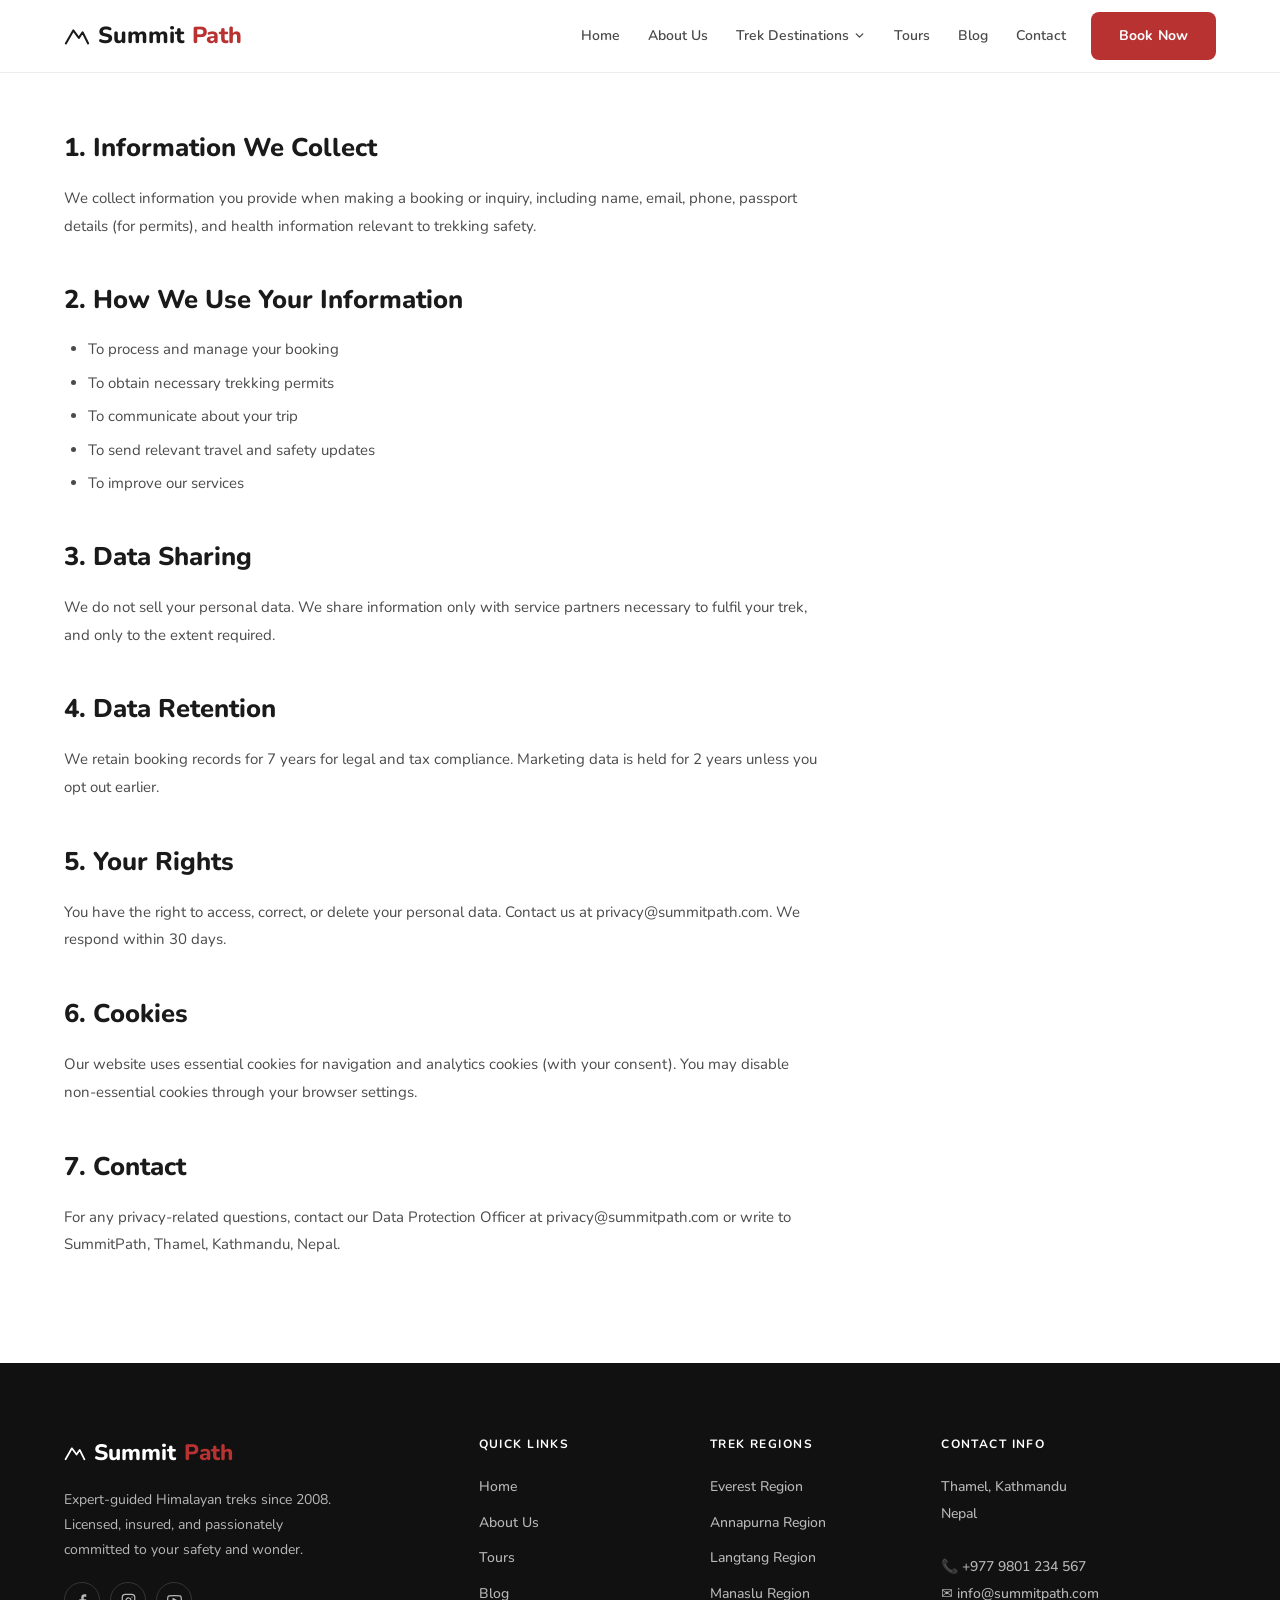
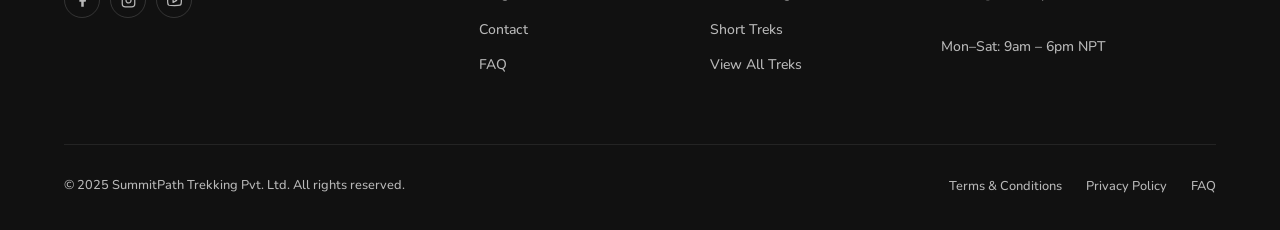
<file: privacy.html>
<!DOCTYPE html>
<html lang="en">
<head>
  <meta charset="UTF-8" />
  <meta name="viewport" content="width=device-width, initial-scale=1.0" />
  <title>Privacy Policy | SummitPath</title>
  <meta name="description" content="SummitPath privacy policy — how we collect, use, and protect your personal data." />
  <link rel="stylesheet" href="styles.css" />
</head>
<body>
  
  <nav id="navbar" role="navigation" aria-label="Main navigation">
    <div class="container">
      <div class="nav-inner">
  
        <a href="index.html" class="nav-logo" aria-label="SummitPath home">
          <svg viewBox="0 0 28 28" fill="none" stroke="currentColor" stroke-width="2.2" stroke-linecap="round" stroke-linejoin="round" aria-hidden="true">
            <polyline points="2,22 10,8 16,16 20,10 26,22"/>
          </svg>
          Summit<span>Path</span>
        </a>
  
        <ul class="nav-menu" role="menubar">
          <li class="nav-item">
            <a class="nav-link" href="index.html" data-page="index.html">Home</a>
          </li>
          <li class="nav-item">
            <a class="nav-link" href="about.html" data-page="about.html">About Us</a>
          </li>
          <li class="nav-item">
            <a class="nav-link" href="destinations.html" aria-haspopup="true">
              Trek Destinations
              <svg viewBox="0 0 24 24" fill="none" stroke="currentColor" stroke-width="2.5" stroke-linecap="round" stroke-linejoin="round" aria-hidden="true"><polyline points="6 9 12 15 18 9"/></svg>
            </a>
            <ul class="dropdown" role="menu">
              <li><a href="trek-everest.html" role="menuitem">Everest Region</a></li>
              <li><a href="trek-everest.html" role="menuitem">Annapurna Region</a></li>
              <li><a href="trek-everest.html" role="menuitem">Langtang Region</a></li>
              <li><a href="trek-everest.html" role="menuitem">Manaslu Region</a></li>
              <li><a href="trek-everest.html" role="menuitem">Short Treks</a></li>
              <hr class="dropdown-divider" />
              <li><a href="trek-everest.html" class="view-all" role="menuitem">View All Treks →</a></li>
            </ul>
          </li>
          <li class="nav-item">
            <a class="nav-link" href="destinations.html" data-page="tours.html">Tours</a>
          </li>
          <li class="nav-item">
            <a class="nav-link" href="blog.html" data-page="blog.html">Blog</a>
          </li>
          <li class="nav-item">
            <a class="nav-link" href="contact.html" data-page="contact.html">Contact</a>
          </li>
          <li class="nav-item nav-cta">
            <a class="btn btn-primary" href="contact.html">Book Now</a>
          </li>
        </ul>
  
        <button type="button" class="nav-toggle" id="navToggle" aria-label="Toggle navigation" aria-expanded="false">
          <span></span><span></span><span></span>
        </button>
      </div>
    </div>
  </nav>
  
  <!-- Mobile menu -->
  <div class="mobile-menu" id="mobileMenu" role="navigation" aria-label="Mobile navigation">
    <a class="mobile-nav-link" href="index.html">Home</a>
    <a class="mobile-nav-link" href="about.html">About Us</a>
    <div>
      <a class="mobile-nav-link" id="mobileDestToggle" href="destinations.html">
        Trek Destinations
        <svg viewBox="0 0 24 24" fill="none" stroke="currentColor" stroke-width="2.5" stroke-linecap="round" stroke-linejoin="round"><polyline points="6 9 12 15 18 9"/></svg>
      </a>
      <div class="mobile-accordion" id="mobileDestMenu">
        <a href="trek-everest.html">Everest Region</a>
        <a href="trek-everest.html">Annapurna Region</a>
        <a href="trek-everest.html">Langtang Region</a>
        <a href="trek-everest.html">Manaslu Region</a>
        <a href="trek-everest.html">Short Treks</a>
        <a href="trek-everest.html" style="font-weight:700;color:var(--red)">View All Treks →</a>
      </div>
    </div>
    <a class="mobile-nav-link" href="destinations.html">Tours</a>
    <a class="mobile-nav-link" href="blog.html">Blog</a>
    <a class="mobile-nav-link" href="contact.html">Contact</a>
    <a class="btn btn-primary mobile-cta" href="contact.html">Book Now</a>
  </div>

  <section class="section">
    <div class="container">
      <div class="prose">
        <h2>1. Information We Collect</h2>
        <p>We collect information you provide when making a booking or inquiry, including name, email, phone, passport details (for permits), and health information relevant to trekking safety.</p>

        <h2>2. How We Use Your Information</h2>
        <ul>
          <li>To process and manage your booking</li>
          <li>To obtain necessary trekking permits</li>
          <li>To communicate about your trip</li>
          <li>To send relevant travel and safety updates</li>
          <li>To improve our services</li>
        </ul>

        <h2>3. Data Sharing</h2>
        <p>We do not sell your personal data. We share information only with service partners necessary to fulfil your trek, and only to the extent required.</p>

        <h2>4. Data Retention</h2>
        <p>We retain booking records for 7 years for legal and tax compliance. Marketing data is held for 2 years unless you opt out earlier.</p>

        <h2>5. Your Rights</h2>
        <p>You have the right to access, correct, or delete your personal data. Contact us at privacy@summitpath.com. We respond within 30 days.</p>

        <h2>6. Cookies</h2>
        <p>Our website uses essential cookies for navigation and analytics cookies (with your consent). You may disable non-essential cookies through your browser settings.</p>

        <h2>7. Contact</h2>
        <p>For any privacy-related questions, contact our Data Protection Officer at privacy@summitpath.com or write to SummitPath, Thamel, Kathmandu, Nepal.</p>
      </div>
    </div>
  </section>

  <footer role="contentinfo">
    <div class="container">
      <div class="footer-grid">
        <div class="footer-brand">
          <a href="index.html" style="font-size:1.4rem;font-weight:800;color:var(--white);display:flex;align-items:center;gap:8px;text-decoration:none">
            <svg width="22" height="22" viewBox="0 0 28 28" fill="none" stroke="currentColor" stroke-width="2.2" stroke-linecap="round" stroke-linejoin="round" aria-hidden="true"><polyline points="2,22 10,8 16,16 20,10 26,22"/></svg>
            Summit<span style="color:var(--red)">Path</span>
          </a>
          <p>Expert-guided Himalayan treks since 2008. Licensed, insured, and passionately committed to your safety and wonder.</p>
          <div class="footer-socials" aria-label="Social media links">
            <a href="#" aria-label="Facebook">
              <svg viewBox="0 0 24 24" fill="currentColor" aria-hidden="true"><path d="M18 2h-3a5 5 0 0 0-5 5v3H7v4h3v8h4v-8h3l1-4h-4V7a1 1 0 0 1 1-1h3z"/></svg>
            </a>
            <a href="#" aria-label="Instagram">
              <svg viewBox="0 0 24 24" fill="none" stroke="currentColor" stroke-width="2" stroke-linecap="round" stroke-linejoin="round" aria-hidden="true"><rect x="2" y="2" width="20" height="20" rx="5"/><path d="M16 11.37A4 4 0 1 1 12.63 8 4 4 0 0 1 16 11.37z"/><line x1="17.5" y1="6.5" x2="17.51" y2="6.5"/></svg>
            </a>
            <a href="#" aria-label="YouTube">
              <svg viewBox="0 0 24 24" fill="none" stroke="currentColor" stroke-width="2" stroke-linecap="round" stroke-linejoin="round" aria-hidden="true"><path d="M22.54 6.42a2.78 2.78 0 0 0-1.95-1.96C18.88 4 12 4 12 4s-6.88 0-8.59.46a2.78 2.78 0 0 0-1.95 1.96A29 29 0 0 0 1 12a29 29 0 0 0 .46 5.58A2.78 2.78 0 0 0 3.41 19.6C5.12 20 12 20 12 20s6.88 0 8.59-.46a2.78 2.78 0 0 0 1.95-1.95A29 29 0 0 0 23 12a29 29 0 0 0-.46-5.58z"/><polygon points="9.75 15.02 15.5 12 9.75 8.98 9.75 15.02"/></svg>
            </a>
          </div>
        </div>
  
        <div class="footer-col">
          <h4>Quick Links</h4>
          <ul>
            <li><a href="index.html">Home</a></li>
            <li><a href="about.html">About Us</a></li>
            <li><a href="destinations.html">Tours</a></li>
            <li><a href="blog.html">Blog</a></li>
            <li><a href="contact.html">Contact</a></li>
            <li><a href="faq.html">FAQ</a></li>
          </ul>
        </div>
  
        <div class="footer-col">
          <h4>Trek Regions</h4>
          <ul>
            <li><a href="trek-everest.html">Everest Region</a></li>
            <li><a href="trek-everest.html">Annapurna Region</a></li>
            <li><a href="trek-everest.html">Langtang Region</a></li>
            <li><a href="trek-everest.html">Manaslu Region</a></li>
            <li><a href="trek-everest.html">Short Treks</a></li>
            <li><a href="trek-everest.html">View All Treks</a></li>
          </ul>
        </div>
  
        <div class="footer-col">
          <h4>Contact Info</h4>
          <address>
            Thamel, Kathmandu<br/>Nepal<br/><br/>
            📞 +977 9801 234 567<br/>
            ✉ info@summitpath.com<br/><br/>
            Mon–Sat: 9am – 6pm NPT
          </address>
        </div>
      </div>
  
      <div class="footer-bottom">
        <p>© 2025 SummitPath Trekking Pvt. Ltd. All rights reserved.</p>
        <div>
          <a href="terms.html">Terms &amp; Conditions</a>
          <a href="privacy.html">Privacy Policy</a>
          <a href="faq.html">FAQ</a>
        </div>
      </div>
    </div>
  </footer>
  
  <button id="scroll-top" aria-label="Scroll to top">
    <svg viewBox="0 0 24 24" fill="none" stroke="currentColor" stroke-width="2.5" stroke-linecap="round" stroke-linejoin="round" aria-hidden="true"><polyline points="18 15 12 9 6 15"/></svg>
  </button>
  
  <!-- Shared scripts -->
  <script src="nav.js"></script>

</body>
</html>
</file>
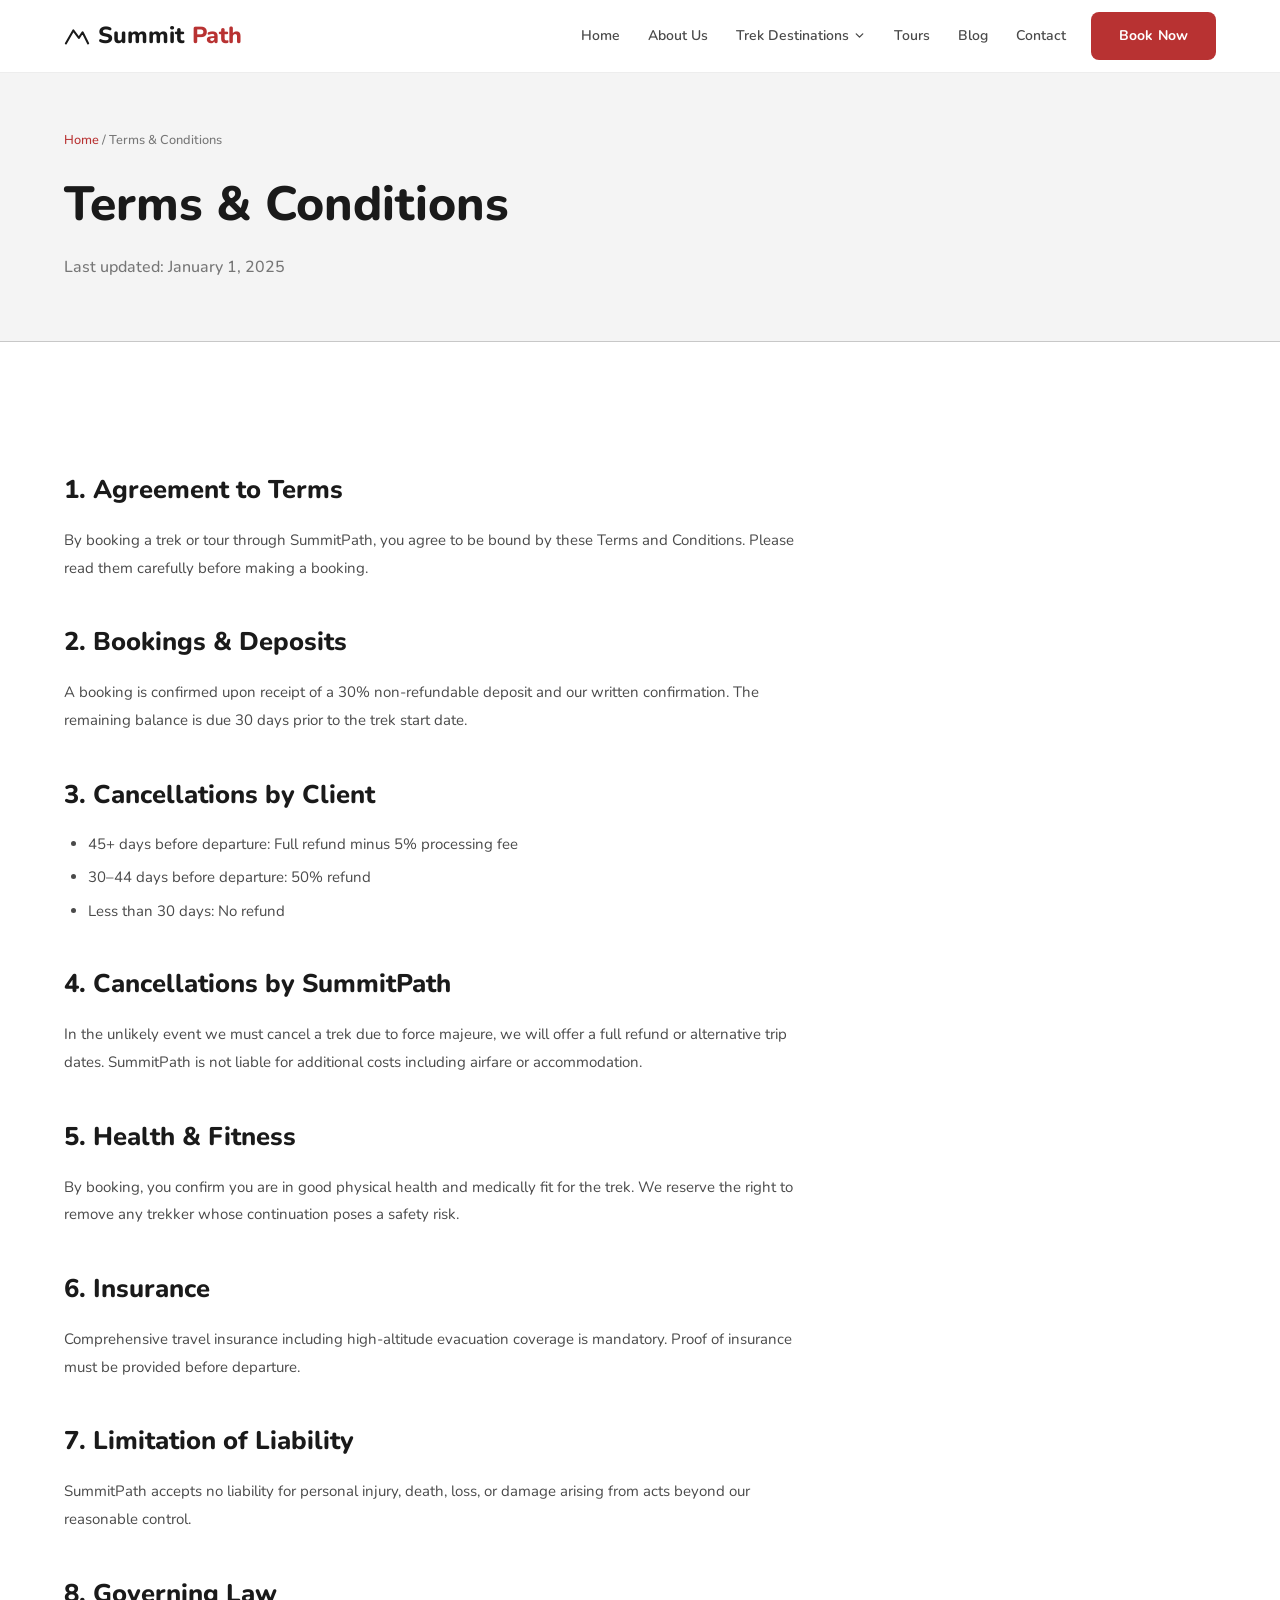
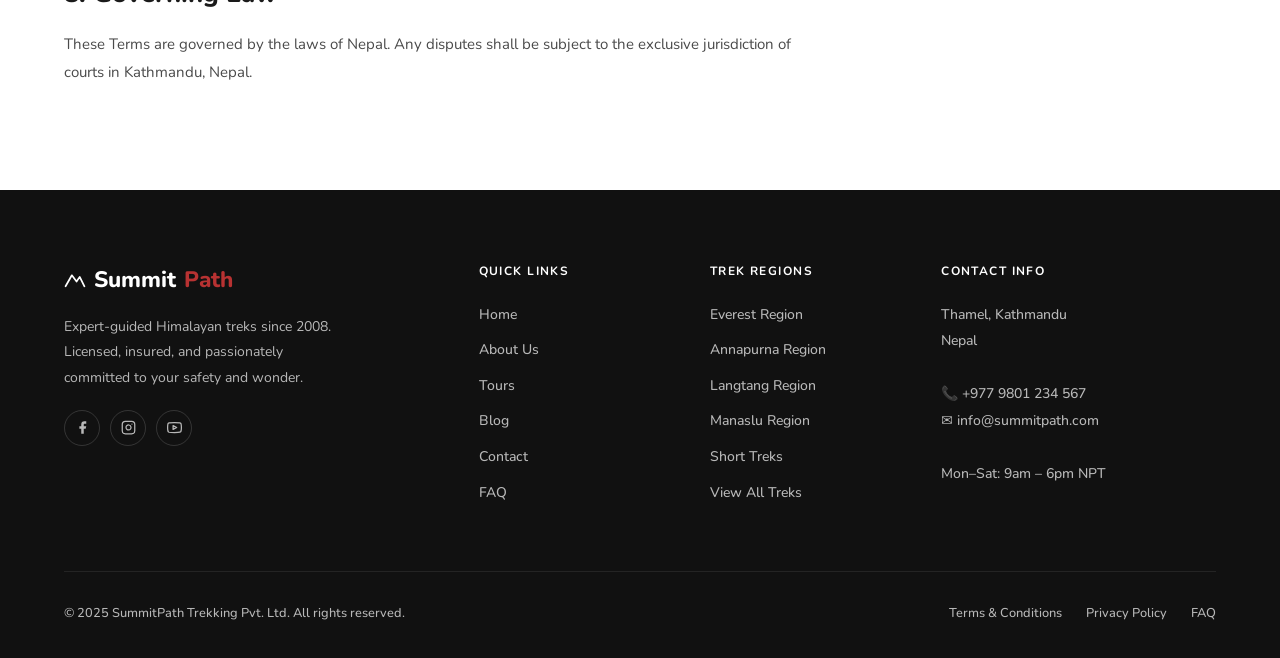
<file: terms.html>
<!DOCTYPE html>
<html lang="en">
<head>
  <meta charset="UTF-8" />
  <meta name="viewport" content="width=device-width, initial-scale=1.0" />
  <title>Terms &amp; Conditions | SummitPath</title>
  <meta name="description" content="SummitPath terms and conditions — bookings, cancellations, insurance, and liability." />
  <link rel="stylesheet" href="styles.css" />
</head>
<body>

  <nav id="navbar" role="navigation" aria-label="Main navigation">
    <div class="container">
      <div class="nav-inner">
  
        <a href="index.html" class="nav-logo" aria-label="SummitPath home">
          <svg viewBox="0 0 28 28" fill="none" stroke="currentColor" stroke-width="2.2" stroke-linecap="round" stroke-linejoin="round" aria-hidden="true">
            <polyline points="2,22 10,8 16,16 20,10 26,22"/>
          </svg>
          Summit<span>Path</span>
        </a>
  
        <ul class="nav-menu" role="menubar">
          <li class="nav-item">
            <a class="nav-link" href="index.html" data-page="index.html">Home</a>
          </li>
          <li class="nav-item">
            <a class="nav-link" href="about.html" data-page="about.html">About Us</a>
          </li>
          <li class="nav-item">
            <a class="nav-link" href="destinations.html" aria-haspopup="true">
              Trek Destinations
              <svg viewBox="0 0 24 24" fill="none" stroke="currentColor" stroke-width="2.5" stroke-linecap="round" stroke-linejoin="round" aria-hidden="true"><polyline points="6 9 12 15 18 9"/></svg>
            </a>
            <ul class="dropdown" role="menu">
              <li><a href="trek-everest.html" role="menuitem">Everest Region</a></li>
              <li><a href="trek-everest.html" role="menuitem">Annapurna Region</a></li>
              <li><a href="trek-everest.html" role="menuitem">Langtang Region</a></li>
              <li><a href="trek-everest.html" role="menuitem">Manaslu Region</a></li>
              <li><a href="trek-everest.html" role="menuitem">Short Treks</a></li>
              <hr class="dropdown-divider" />
              <li><a href="trek-everest.html" class="view-all" role="menuitem">View All Treks →</a></li>
            </ul>
          </li>
          <li class="nav-item">
            <a class="nav-link" href="destinations.html" data-page="tours.html">Tours</a>
          </li>
          <li class="nav-item">
            <a class="nav-link" href="blog.html" data-page="blog.html">Blog</a>
          </li>
          <li class="nav-item">
            <a class="nav-link" href="contact.html" data-page="contact.html">Contact</a>
          </li>
          <li class="nav-item nav-cta">
            <a class="btn btn-primary" href="contact.html">Book Now</a>
          </li>
        </ul>
  
        <button type="button" class="nav-toggle" id="navToggle" aria-label="Toggle navigation" aria-expanded="false">
          <span></span><span></span><span></span>
        </button>
      </div>
    </div>
  </nav>
  
  <!-- Mobile menu -->
  <div class="mobile-menu" id="mobileMenu" role="navigation" aria-label="Mobile navigation">
    <a class="mobile-nav-link" href="index.html">Home</a>
    <a class="mobile-nav-link" href="about.html">About Us</a>
    <div>
      <a class="mobile-nav-link" id="mobileDestToggle" href="destinations.html">
        Trek Destinations
        <svg viewBox="0 0 24 24" fill="none" stroke="currentColor" stroke-width="2.5" stroke-linecap="round" stroke-linejoin="round"><polyline points="6 9 12 15 18 9"/></svg>
      </a>
      <div class="mobile-accordion" id="mobileDestMenu">
        <a href="trek-everest.html">Everest Region</a>
        <a href="trek-everest.html">Annapurna Region</a>
        <a href="trek-everest.html">Langtang Region</a>
        <a href="trek-everest.html">Manaslu Region</a>
        <a href="trek-everest.html">Short Treks</a>
        <a href="trek-everest.html" style="font-weight:700;color:var(--red)">View All Treks →</a>
      </div>
    </div>
    <a class="mobile-nav-link" href="destinations.html">Tours</a>
    <a class="mobile-nav-link" href="blog.html">Blog</a>
    <a class="mobile-nav-link" href="contact.html">Contact</a>
    <a class="btn btn-primary mobile-cta" href="contact.html">Book Now</a>
  </div>

  <div class="page-hero">
    <div class="container">
      <nav class="page-breadcrumb" aria-label="Breadcrumb">
        <a href="index.html">Home</a> / Terms &amp; Conditions
      </nav>
      <h1>Terms &amp; Conditions</h1>
      <p>Last updated: January 1, 2025</p>
    </div>
  </div>

  <section class="section">
    <div class="container">
      <div class="prose">
        <h2>1. Agreement to Terms</h2>
        <p>By booking a trek or tour through SummitPath, you agree to be bound by these Terms and Conditions. Please read them carefully before making a booking.</p>

        <h2>2. Bookings &amp; Deposits</h2>
        <p>A booking is confirmed upon receipt of a 30% non-refundable deposit and our written confirmation. The remaining balance is due 30 days prior to the trek start date.</p>

        <h2>3. Cancellations by Client</h2>
        <ul>
          <li>45+ days before departure: Full refund minus 5% processing fee</li>
          <li>30–44 days before departure: 50% refund</li>
          <li>Less than 30 days: No refund</li>
        </ul>

        <h2>4. Cancellations by SummitPath</h2>
        <p>In the unlikely event we must cancel a trek due to force majeure, we will offer a full refund or alternative trip dates. SummitPath is not liable for additional costs including airfare or accommodation.</p>

        <h2>5. Health &amp; Fitness</h2>
        <p>By booking, you confirm you are in good physical health and medically fit for the trek. We reserve the right to remove any trekker whose continuation poses a safety risk.</p>

        <h2>6. Insurance</h2>
        <p>Comprehensive travel insurance including high-altitude evacuation coverage is mandatory. Proof of insurance must be provided before departure.</p>

        <h2>7. Limitation of Liability</h2>
        <p>SummitPath accepts no liability for personal injury, death, loss, or damage arising from acts beyond our reasonable control.</p>

        <h2>8. Governing Law</h2>
        <p>These Terms are governed by the laws of Nepal. Any disputes shall be subject to the exclusive jurisdiction of courts in Kathmandu, Nepal.</p>
      </div>
    </div>
  </section>

  <footer role="contentinfo">
    <div class="container">
      <div class="footer-grid">
        <div class="footer-brand">
          <a href="index.html" style="font-size:1.4rem;font-weight:800;color:var(--white);display:flex;align-items:center;gap:8px;text-decoration:none">
            <svg width="22" height="22" viewBox="0 0 28 28" fill="none" stroke="currentColor" stroke-width="2.2" stroke-linecap="round" stroke-linejoin="round" aria-hidden="true"><polyline points="2,22 10,8 16,16 20,10 26,22"/></svg>
            Summit<span style="color:var(--red)">Path</span>
          </a>
          <p>Expert-guided Himalayan treks since 2008. Licensed, insured, and passionately committed to your safety and wonder.</p>
          <div class="footer-socials" aria-label="Social media links">
            <a href="#" aria-label="Facebook">
              <svg viewBox="0 0 24 24" fill="currentColor" aria-hidden="true"><path d="M18 2h-3a5 5 0 0 0-5 5v3H7v4h3v8h4v-8h3l1-4h-4V7a1 1 0 0 1 1-1h3z"/></svg>
            </a>
            <a href="#" aria-label="Instagram">
              <svg viewBox="0 0 24 24" fill="none" stroke="currentColor" stroke-width="2" stroke-linecap="round" stroke-linejoin="round" aria-hidden="true"><rect x="2" y="2" width="20" height="20" rx="5"/><path d="M16 11.37A4 4 0 1 1 12.63 8 4 4 0 0 1 16 11.37z"/><line x1="17.5" y1="6.5" x2="17.51" y2="6.5"/></svg>
            </a>
            <a href="#" aria-label="YouTube">
              <svg viewBox="0 0 24 24" fill="none" stroke="currentColor" stroke-width="2" stroke-linecap="round" stroke-linejoin="round" aria-hidden="true"><path d="M22.54 6.42a2.78 2.78 0 0 0-1.95-1.96C18.88 4 12 4 12 4s-6.88 0-8.59.46a2.78 2.78 0 0 0-1.95 1.96A29 29 0 0 0 1 12a29 29 0 0 0 .46 5.58A2.78 2.78 0 0 0 3.41 19.6C5.12 20 12 20 12 20s6.88 0 8.59-.46a2.78 2.78 0 0 0 1.95-1.95A29 29 0 0 0 23 12a29 29 0 0 0-.46-5.58z"/><polygon points="9.75 15.02 15.5 12 9.75 8.98 9.75 15.02"/></svg>
            </a>
          </div>
        </div>
  
        <div class="footer-col">
          <h4>Quick Links</h4>
          <ul>
            <li><a href="index.html">Home</a></li>
            <li><a href="about.html">About Us</a></li>
            <li><a href="destinations.html">Tours</a></li>
            <li><a href="blog.html">Blog</a></li>
            <li><a href="contact.html">Contact</a></li>
            <li><a href="faq.html">FAQ</a></li>
          </ul>
        </div>
  
        <div class="footer-col">
          <h4>Trek Regions</h4>
          <ul>
            <li><a href="trek-everest.html">Everest Region</a></li>
            <li><a href="trek-everest.html">Annapurna Region</a></li>
            <li><a href="trek-everest.html">Langtang Region</a></li>
            <li><a href="trek-everest.html">Manaslu Region</a></li>
            <li><a href="trek-everest.html">Short Treks</a></li>
            <li><a href="trek-everest.html">View All Treks</a></li>
          </ul>
        </div>
  
        <div class="footer-col">
          <h4>Contact Info</h4>
          <address>
            Thamel, Kathmandu<br/>Nepal<br/><br/>
            📞 +977 9801 234 567<br/>
            ✉ info@summitpath.com<br/><br/>
            Mon–Sat: 9am – 6pm NPT
          </address>
        </div>
      </div>
  
      <div class="footer-bottom">
        <p>© 2025 SummitPath Trekking Pvt. Ltd. All rights reserved.</p>
        <div>
          <a href="terms.html">Terms &amp; Conditions</a>
          <a href="privacy.html">Privacy Policy</a>
          <a href="faq.html">FAQ</a>
        </div>
      </div>
    </div>
  </footer>
  
  <button id="scroll-top" aria-label="Scroll to top">
    <svg viewBox="0 0 24 24" fill="none" stroke="currentColor" stroke-width="2.5" stroke-linecap="round" stroke-linejoin="round" aria-hidden="true"><polyline points="18 15 12 9 6 15"/></svg>
  </button>
  
  <!-- Shared scripts -->
  <script src="nav.js"></script>

</body>
</html>
</file>
<file: styles.css>
/* =============================================
   SummitPath — Shared Stylesheet
   Link this in every page:
   <link rel="stylesheet" href="styles.css" />
   ============================================= */

@import url('https://fonts.googleapis.com/css2?family=Nunito:wght@400;500;600;700;800&display=swap');

:root {
  --red:        #b83232;
  --red-dark:   #8f2020;
  --red-light:  #f9eded;
  --black:      #1a1a1a;
  --gray-900:   #2c2c2c;
  --gray-700:   #4a4a4a;
  --gray-600:   #5a5a5a;
  --gray-500:   #767676;
  --gray-300:   #c8c8c8;
  --gray-100:   #f4f4f4;
  --white:      #ffffff;
  --font:       'Nunito', system-ui, sans-serif;
  --radius:     8px;
  --shadow-sm:  0 1px 4px rgba(0,0,0,.08);
  --shadow-md:  0 4px 16px rgba(0,0,0,.1);
  --shadow-lg:  0 8px 32px rgba(0,0,0,.12);
  --transition: 0.22s ease;
  --max-w:      1200px;
}

/* ── Reset ── */
*, *::before, *::after { box-sizing: border-box; margin: 0; padding: 0; }
html { scroll-behavior: smooth; font-size: 16px; }
body { font-family: var(--font); color: var(--gray-900); background: var(--white); line-height: 1.6; -webkit-font-smoothing: antialiased; }
img { display: block; max-width: 100%; }
a { color: inherit; text-decoration: none; }
ul { list-style: none; }
button { cursor: pointer; border: none; background: none; font-family: inherit; }

/* ── Layout ── */
.container { max-width: var(--max-w); margin: 0 auto; padding: 0 24px; }
.section    { padding: 88px 0; }

/* ── Typography helpers ── */
.section-label { font-size: 11px; font-weight: 700; letter-spacing: .15em; text-transform: uppercase; color: var(--red); margin-bottom: 12px; }
.section-title { font-size: clamp(1.9rem, 3.5vw, 2.7rem); font-weight: 800; color: var(--black); line-height: 1.2; margin-bottom: 16px; }
.section-sub   { font-size: 1rem; color: var(--gray-500); max-width: 520px; line-height: 1.75; }

/* ── Buttons ── */
.btn         { display: inline-flex; align-items: center; gap: 8px; padding: 13px 28px; border-radius: var(--radius); font-size: .875rem; font-weight: 700; letter-spacing: .01em; transition: var(--transition); font-family: var(--font); cursor: pointer; }
.btn-primary { background: var(--red); color: var(--white); border: none; }
.btn-primary:hover { background: var(--red-dark); }
.btn-outline { border: 1.5px solid var(--gray-300); color: var(--gray-700); background: none; }
.btn-outline:hover { border-color: var(--red); color: var(--red); }
.btn-white   { background: var(--white); color: var(--red); border: none; }
.btn-white:hover { background: var(--red-light); }

/* ── Difficulty tags ── */
.tag          { display: inline-block; padding: 3px 10px; border-radius: 20px; font-size: .75rem; font-weight: 700; }
.tag-easy     { background: #e6f4ea; color: #2d7a3a; }
.tag-moderate { background: #fff4e0; color: #b06a00; }
.tag-hard     { background: #fdecea; color: var(--red); }

/* ── Grid helpers ── */
.grid-3 { display: grid; grid-template-columns: repeat(3, 1fr); gap: 32px; }

/* ── Navbar ── */
#navbar {
  position: fixed; top: 0; left: 0; right: 0; z-index: 1000;
  background: rgba(255,255,255,0.97);
  backdrop-filter: blur(10px);
  border-bottom: 1px solid rgba(0,0,0,.07);
  transition: box-shadow var(--transition);
}
#navbar.scrolled { box-shadow: var(--shadow-md); }
.nav-inner   { display: flex; align-items: center; justify-content: space-between; height: 72px; }
.nav-logo    { font-size: 1.45rem; font-weight: 800; color: var(--black); display: flex; align-items: center; gap: 8px; text-decoration: none; }
.nav-logo span { color: var(--red); }
.nav-logo svg  { width: 26px; height: 26px; }
.nav-menu    { display: flex; align-items: center; gap: 2px; }
.nav-item    { position: relative; }
.nav-link    {
  display: flex; align-items: center; gap: 4px;
  padding: 8px 13px; border-radius: var(--radius);
  font-size: .875rem; font-weight: 600; color: var(--gray-700);
  transition: color var(--transition), background var(--transition);
  text-decoration: none;
}
.nav-link:hover,
.nav-link.active { color: var(--red); background: var(--red-light); }
.nav-link svg { width: 13px; height: 13px; transition: transform var(--transition); }
.nav-item:hover .nav-link svg { transform: rotate(180deg); }
.nav-cta { margin-left: 10px; }

/* Dropdown */
.dropdown {
  position: absolute; top: calc(100% + 8px); left: 0;
  background: var(--white); border: 1px solid var(--gray-100);
  border-radius: 12px; min-width: 220px;
  box-shadow: var(--shadow-lg); padding: 8px 0;
  opacity: 0; visibility: hidden; transform: translateY(-6px);
  transition: opacity var(--transition), transform var(--transition), visibility var(--transition);
}
.nav-item:hover .dropdown  { opacity: 1; visibility: visible; transform: translateY(0); }
.dropdown a                { display: block; padding: 10px 20px; font-size: .875rem; font-weight: 500; color: var(--gray-700); transition: color var(--transition), background var(--transition); }
.dropdown a:hover          { color: var(--red); background: var(--red-light); }
.dropdown-divider          { border: none; border-top: 1px solid var(--gray-100); margin: 6px 0; }
.dropdown .view-all        { font-weight: 700; color: var(--red) !important; }

/* Hamburger */
.nav-toggle { display: none; flex-direction: column; gap: 5px; padding: 8px; background: none; border: none; cursor: pointer; }
.nav-toggle span { display: block; width: 24px; height: 2px; background: var(--gray-900); border-radius: 2px; transition: var(--transition); }
.nav-toggle.open span:nth-child(1) { transform: rotate(45deg) translate(5px, 5px); }
.nav-toggle.open span:nth-child(2) { opacity: 0; }
.nav-toggle.open span:nth-child(3) { transform: rotate(-45deg) translate(5px, -5px); }

/* Mobile menu */
.mobile-menu {
  display: none; position: fixed; top: 72px; left: 0; right: 0; bottom: 0;
  background: var(--white); overflow-y: auto; padding: 24px;
  border-top: 1px solid var(--gray-100); z-index: 999;
}
.mobile-menu.open      { display: block; }
.mobile-nav-link       { display: flex; justify-content: space-between; align-items: center; padding: 14px 0; font-size: 1rem; font-weight: 600; color: var(--gray-900); border-bottom: 1px solid var(--gray-100); text-decoration: none; }
.mobile-nav-link svg   { width: 16px; height: 16px; transition: transform var(--transition); }
.mobile-nav-link.open svg { transform: rotate(180deg); }
.mobile-accordion      { display: none; background: var(--gray-100); border-radius: var(--radius); padding: 8px 0; margin-bottom: 4px; }
.mobile-accordion.open { display: block; }
.mobile-accordion a    { display: block; padding: 10px 20px; font-size: .9rem; font-weight: 500; color: var(--gray-700); text-decoration: none; }
.mobile-accordion a:hover { color: var(--red); }
.mobile-cta            { margin-top: 24px; width: 100%; justify-content: center; }

/* ── Hero ── */
.hero {
  position: relative; min-height: 100vh;
  display: flex; align-items: center;
  overflow: hidden; background: var(--black);
  padding: 140px 0 100px;
}
.hero-bg {
  position: absolute; inset: 0;
  background-image: url('https://images.unsplash.com/photo-1469521669194-babb45599def?w=1600&q=80');
  background-size: cover; background-position: center 30%;
  opacity: .5;
}
.hero-content  { position: relative; z-index: 1; max-width: 680px; }
.hero-eyebrow  { display: flex; align-items: center; gap: 10px; margin-bottom: 22px; }
.hero-eyebrow span { font-size: .78rem; font-weight: 700; letter-spacing: .14em; text-transform: uppercase; color: rgba(255,255,255,.75); }
.hero-eyebrow::before { content: ''; display: inline-block; width: 32px; height: 2px; background: var(--red); border-radius: 2px; }
.hero h1       { font-size: clamp(2.6rem, 5.5vw, 4.5rem); font-weight: 800; color: var(--white); line-height: 1.08; margin-bottom: 22px; }
.hero h1 em    { color: #f28b8b; font-style: normal; }
.hero p        { font-size: 1.05rem; color: rgba(255,255,255,.82); max-width: 480px; margin-bottom: 36px; line-height: 1.8; }
.hero-actions  { display: flex; gap: 14px; flex-wrap: wrap; }
.hero-stats    { display: flex; gap: 40px; margin-top: 64px; padding-top: 36px; border-top: 1px solid rgba(255,255,255,.15); flex-wrap: wrap; }
.stat-num      { font-size: 2rem; font-weight: 800; color: var(--white); }
.stat-label    { font-size: .75rem; color: rgba(255,255,255,.55); text-transform: uppercase; letter-spacing: .1em; margin-top: 2px; font-weight: 600; }

/* ── Trek cards ── */
.treks-section { background: var(--gray-100); }
.treks-header  { display: flex; justify-content: space-between; align-items: flex-end; margin-bottom: 48px; flex-wrap: wrap; gap: 16px; }
.trek-card     { background: var(--white); border-radius: 12px; overflow: hidden; box-shadow: var(--shadow-sm); transition: box-shadow var(--transition), transform var(--transition); }
.trek-card:hover { box-shadow: var(--shadow-lg); transform: translateY(-4px); }
.trek-img      { position: relative; aspect-ratio: 4/3; overflow: hidden; }
.trek-img img  { width: 100%; height: 100%; object-fit: cover; transition: transform .4s ease; }
.trek-card:hover .trek-img img { transform: scale(1.04); }
.trek-badge    { position: absolute; top: 12px; right: 12px; }
.trek-body     { padding: 20px; }
.trek-name     { font-size: 1.1rem; font-weight: 700; color: var(--black); margin-bottom: 10px; }
.trek-meta     { display: flex; gap: 16px; font-size: .8rem; color: var(--gray-500); margin-bottom: 14px; font-weight: 500; }
.trek-meta span { display: flex; align-items: center; gap: 4px; }
.trek-meta svg  { width: 13px; height: 13px; }
.trek-footer   { display: flex; align-items: center; justify-content: space-between; padding-top: 14px; border-top: 1px solid var(--gray-100); }
.trek-price    { font-size: 1.3rem; font-weight: 800; color: var(--black); }
.trek-price small { font-size: .7rem; font-weight: 500; color: var(--gray-500); display: block; }

/* ── Why us ── */
.why-grid  { display: grid; grid-template-columns: repeat(4, 1fr); gap: 28px; margin-top: 56px; }
.why-card  { text-align: center; padding: 36px 22px; border: 1.5px solid var(--gray-100); border-radius: 12px; transition: border-color var(--transition), box-shadow var(--transition); }
.why-card:hover { border-color: var(--red); box-shadow: var(--shadow-md); }
.why-icon  { width: 52px; height: 52px; background: var(--red-light); border-radius: 50%; display: flex; align-items: center; justify-content: center; margin: 0 auto 18px; }
.why-icon svg { width: 24px; height: 24px; color: var(--red); }
.why-title { font-size: 1rem; font-weight: 700; margin-bottom: 10px; }
.why-desc  { font-size: .875rem; color: var(--gray-500); line-height: 1.75; }

/* ── Testimonials ── */
.testimonials { background: var(--gray-100); }
.testi-grid   { display: grid; grid-template-columns: repeat(3, 1fr); gap: 28px; margin-top: 48px; }
.testi-card   { background: var(--white); border-radius: 12px; padding: 28px; box-shadow: var(--shadow-sm); }
.testi-stars  { color: #f5b300; font-size: .9rem; margin-bottom: 14px; letter-spacing: 2px; }
.testi-quote  { font-size: .95rem; color: var(--gray-900); line-height: 1.8; margin-bottom: 20px; font-style: italic; }
.testi-author { display: flex; align-items: center; gap: 12px; }
.testi-avatar { width: 40px; height: 40px; border-radius: 50%; overflow: hidden; background: var(--gray-300); flex-shrink: 0; }
.testi-avatar img { width: 100%; height: 100%; object-fit: cover; }
.testi-name   { font-size: .875rem; font-weight: 700; color: var(--black); }
.testi-info   { font-size: .78rem; color: var(--gray-500); font-weight: 500; }

/* ── Blog ── */
.blog-grid  { display: grid; grid-template-columns: repeat(3, 1fr); gap: 32px; margin-top: 48px; }
.blog-card  { border-radius: 12px; overflow: hidden; box-shadow: var(--shadow-sm); transition: box-shadow var(--transition), transform var(--transition); }
.blog-card:hover { box-shadow: var(--shadow-lg); transform: translateY(-3px); }
.blog-img   { aspect-ratio: 16/10; overflow: hidden; }
.blog-img img { width: 100%; height: 100%; object-fit: cover; transition: transform .4s ease; }
.blog-card:hover .blog-img img { transform: scale(1.04); }
.blog-body  { padding: 22px; background: var(--white); }
.blog-cat   { font-size: .72rem; font-weight: 700; text-transform: uppercase; letter-spacing: .1em; color: var(--red); margin-bottom: 8px; }
.blog-title { font-size: 1.05rem; font-weight: 700; color: var(--black); margin-bottom: 10px; line-height: 1.4; }
.blog-excerpt { font-size: .85rem; color: var(--gray-500); line-height: 1.7; margin-bottom: 12px; }
.blog-meta  { font-size: .78rem; color: var(--gray-500); font-weight: 500; }
.blog-read  { font-size: .8rem; font-weight: 700; color: var(--red); display: inline-flex; align-items: center; gap: 4px; margin-top: 12px; transition: gap var(--transition); }
.blog-read:hover { gap: 8px; }

/* ── Footer ── */
footer { background: #111; color: rgba(255,255,255,.7); padding: 72px 0 32px; }
.footer-grid  { display: grid; grid-template-columns: 2fr 1fr 1fr 1.5fr; gap: 48px; margin-bottom: 56px; }
.footer-brand p { font-size: .875rem; line-height: 1.8; margin-top: 16px; max-width: 280px; }
.footer-socials { display: flex; gap: 10px; margin-top: 20px; }
.footer-socials a { width: 36px; height: 36px; border-radius: 50%; border: 1px solid rgba(255,255,255,.15); display: flex; align-items: center; justify-content: center; transition: border-color var(--transition), background var(--transition); }
.footer-socials a:hover { border-color: var(--red); background: var(--red); }
.footer-socials svg { width: 15px; height: 15px; }
.footer-col h4  { font-size: .75rem; font-weight: 700; letter-spacing: .12em; text-transform: uppercase; color: var(--white); margin-bottom: 20px; }
.footer-col ul li { margin-bottom: 10px; }
.footer-col ul a  { font-size: .875rem; transition: color var(--transition); font-weight: 500; }
.footer-col ul a:hover { color: var(--red); }
.footer-col address { font-style: normal; font-size: .875rem; line-height: 1.9; font-weight: 500; }
.footer-bottom { border-top: 1px solid rgba(255,255,255,.08); padding-top: 28px; display: flex; justify-content: space-between; align-items: center; flex-wrap: wrap; gap: 12px; }
.footer-bottom p, .footer-bottom a { font-size: .8rem; font-weight: 500; }
.footer-bottom a { margin-left: 20px; }
.footer-bottom a:hover { color: var(--red); }

/* ── Flat page hero (About, Contact, FAQ etc.) ── */
.page-hero { padding: 130px 0 60px; background: var(--gray-100); border-bottom: 1px solid var(--gray-300); }
.page-hero h1 { font-size: clamp(2rem, 4vw, 3rem); font-weight: 800; margin-bottom: 12px; color: var(--black); }
.page-hero p  { font-size: 1rem; color: var(--gray-500); font-weight: 500; }
.page-breadcrumb { font-size: .8rem; color: var(--gray-500); margin-bottom: 16px; font-weight: 500; }
.page-breadcrumb a { color: var(--red); }

/* ── Prose (long-form content) ── */
.prose       { max-width: 760px; }
.prose h2    { font-size: 1.6rem; font-weight: 800; margin: 40px 0 16px; color: var(--black); }
.prose h3    { font-size: 1.2rem; font-weight: 700; margin: 28px 0 12px; color: var(--black); }
.prose p     { font-size: .9375rem; line-height: 1.85; color: var(--gray-700); margin-bottom: 16px; }
.prose ul    { list-style: disc; padding-left: 24px; margin-bottom: 16px; }
.prose ul li { font-size: .9375rem; color: var(--gray-700); margin-bottom: 8px; line-height: 1.7; }

/* ── About / Team ── */
.about-team  { margin-top: 56px; }
.team-grid   { display: grid; grid-template-columns: repeat(3, 1fr); gap: 32px; margin-top: 36px; }
.team-card   { text-align: center; }
.team-photo  { width: 100px; height: 100px; border-radius: 50%; overflow: hidden; margin: 0 auto 16px; border: 3px solid var(--red-light); }
.team-photo img { width: 100%; height: 100%; object-fit: cover; }
.team-name   { font-size: 1rem; font-weight: 700; }
.team-role   { font-size: .8rem; color: var(--gray-500); margin-top: 4px; font-weight: 500; }

/* ── Contact ── */
.contact-layout { display: grid; grid-template-columns: 1fr 1fr; gap: 64px; }
.contact-info h2 { font-size: 1.7rem; font-weight: 800; margin-bottom: 16px; }
.contact-info p  { font-size: .9rem; color: var(--gray-600); line-height: 1.8; margin-bottom: 32px; }
.contact-detail  { display: flex; gap: 14px; margin-bottom: 20px; align-items: flex-start; }
.contact-detail-icon { width: 40px; height: 40px; background: var(--red-light); border-radius: 50%; display: flex; align-items: center; justify-content: center; flex-shrink: 0; }
.contact-detail-icon svg { width: 17px; height: 17px; color: var(--red); }
.contact-detail-text strong { font-size: .85rem; font-weight: 700; display: block; margin-bottom: 2px; }
.contact-detail-text span   { font-size: .85rem; color: var(--gray-500); font-weight: 500; }

/* ── Forms ── */
.form-group   { margin-bottom: 18px; }
.form-group label { display: block; font-size: .8rem; font-weight: 700; margin-bottom: 6px; color: var(--gray-700); }
.form-group input,
.form-group select,
.form-group textarea {
  width: 100%; padding: 11px 14px;
  border: 1.5px solid var(--gray-300); border-radius: var(--radius);
  font-size: .875rem; font-family: var(--font); font-weight: 500;
  color: var(--gray-900); background: var(--white);
  transition: border-color var(--transition); outline: none;
}
.form-group input:focus,
.form-group select:focus,
.form-group textarea:focus { border-color: var(--red); }
.form-group textarea { resize: vertical; min-height: 120px; }
.form-row { display: grid; grid-template-columns: 1fr 1fr; gap: 14px; }

/* ── FAQ ── */
.faq-item    { border-bottom: 1px solid var(--gray-100); }
.faq-question { display: flex; justify-content: space-between; align-items: center; padding: 20px 0; cursor: pointer; font-weight: 600; font-size: .9375rem; color: var(--gray-900); }
.faq-question svg { width: 18px; height: 18px; color: var(--gray-500); flex-shrink: 0; transition: transform var(--transition); }
.faq-item.open .faq-question svg { transform: rotate(45deg); color: var(--red); }
.faq-answer  { display: none; padding-bottom: 20px; font-size: .9rem; color: var(--gray-600); line-height: 1.85; }
.faq-item.open .faq-answer { display: block; }

/* ── Scroll to top ── */
#scroll-top {
  position: fixed; bottom: 28px; right: 28px;
  width: 44px; height: 44px; background: var(--red); color: var(--white);
  border-radius: 50%; display: flex; align-items: center; justify-content: center;
  box-shadow: var(--shadow-md); opacity: 0; pointer-events: none;
  transition: opacity var(--transition); z-index: 900; border: none; cursor: pointer;
}
#scroll-top.visible { opacity: 1; pointer-events: all; }
#scroll-top svg { width: 18px; height: 18px; }

/* ── Responsive ── */
@media (max-width: 1024px) {
  .why-grid        { grid-template-columns: repeat(2, 1fr); }
  .footer-grid     { grid-template-columns: 1fr 1fr; gap: 36px; }
  .testi-grid      { grid-template-columns: repeat(2, 1fr); }
  .contact-layout  { grid-template-columns: 1fr; gap: 40px; }
  .team-grid       { grid-template-columns: repeat(2, 1fr); }
}
@media (max-width: 768px) {
  .section         { padding: 60px 0; }
  .hero            { padding: 120px 0 80px; }
  .nav-menu        { display: none; }
  .nav-toggle      { display: flex; }
  .grid-3, .blog-grid, .testi-grid { grid-template-columns: 1fr; }
  .why-grid        { grid-template-columns: 1fr 1fr; }
  .footer-grid     { grid-template-columns: 1fr; gap: 28px; }
  .footer-bottom   { flex-direction: column; text-align: center; }
  .form-row        { grid-template-columns: 1fr; }
  .team-grid       { grid-template-columns: 1fr; }
  .hero-stats      { gap: 20px; }
}
@media (max-width: 480px) {
  .why-grid        { grid-template-columns: 1fr; }
}

/* ── Trek Destination pages (destination.html, trek-detail.html) ── */

/* Hero banner for destination/detail pages */
.dest-hero {
  position: relative; height: 480px;
  display: flex; align-items: flex-end;
  overflow: hidden; background: var(--black);
}
.dest-hero-bg {
  position: absolute; inset: 0;
  background-size: cover; background-position: center;
  opacity: .55; transition: opacity .3s;
}
.dest-hero-content {
  position: relative; z-index: 1;
  padding: 48px 0;
  width: 100%;
}
.dest-hero-content h1 {
  font-size: clamp(2rem, 4vw, 3.2rem);
  font-weight: 800; color: var(--white);
  margin-bottom: 10px; line-height: 1.1;
}
.dest-hero-content p {
  font-size: 1rem; color: rgba(255,255,255,.8);
  max-width: 560px; line-height: 1.75;
}

/* Quick facts bar */
.quick-facts {
  display: flex; flex-wrap: wrap; gap: 0;
  background: var(--white);
  border: 1px solid var(--gray-100);
  border-radius: 12px;
  box-shadow: var(--shadow-md);
  margin-top: -36px; position: relative; z-index: 2;
  overflow: hidden;
}
.quick-fact {
  flex: 1; min-width: 140px;
  padding: 22px 24px;
  border-right: 1px solid var(--gray-100);
  text-align: center;
}
.quick-fact:last-child { border-right: none; }
.quick-fact-label {
  font-size: .72rem; font-weight: 700;
  text-transform: uppercase; letter-spacing: .1em;
  color: var(--gray-500); margin-bottom: 6px;
}
.quick-fact-value {
  font-size: 1.05rem; font-weight: 800;
  color: var(--black);
}
.quick-fact-value span {
  display: block; font-size: .78rem;
  font-weight: 500; color: var(--gray-500); margin-top: 2px;
}

/* Region card on the all-destinations listing page */
.region-card {
  border-radius: 12px; overflow: hidden;
  box-shadow: var(--shadow-sm);
  transition: box-shadow var(--transition), transform var(--transition);
  text-decoration: none; display: block; color: inherit;
}
.region-card:hover { box-shadow: var(--shadow-lg); transform: translateY(-4px); }
.region-card-img {
  position: relative; aspect-ratio: 3/2; overflow: hidden;
}
.region-card-img img {
  width: 100%; height: 100%; object-fit: cover;
  transition: transform .4s ease;
}
.region-card:hover .region-card-img img { transform: scale(1.04); }
.region-card-overlay {
  position: absolute; inset: 0;
  background: linear-gradient(to top, rgba(0,0,0,.6) 0%, transparent 55%);
}
.region-card-label {
  position: absolute; bottom: 16px; left: 16px;
  color: var(--white); font-size: 1.2rem; font-weight: 800;
}
.region-card-body { padding: 18px 20px; background: var(--white); }
.region-card-desc { font-size: .875rem; color: var(--gray-500); line-height: 1.7; margin-bottom: 12px; }
.region-card-meta { display: flex; gap: 16px; font-size: .78rem; color: var(--gray-500); font-weight: 600; }

/* Detail page layout: content + sidebar */
.detail-layout {
  display: grid;
  grid-template-columns: 1fr 320px;
  gap: 48px;
  align-items: start;
}
.detail-sidebar {
  position: sticky; top: 96px;
}
.sidebar-card {
  border: 1px solid var(--gray-100);
  border-radius: 12px; padding: 28px;
  box-shadow: var(--shadow-sm);
}
.sidebar-card h3 {
  font-size: 1.1rem; font-weight: 800;
  margin-bottom: 20px; color: var(--black);
}
.sidebar-price {
  font-size: 2rem; font-weight: 800; color: var(--red);
  margin-bottom: 4px;
}
.sidebar-price small {
  font-size: .8rem; font-weight: 500;
  color: var(--gray-500); display: block; margin-bottom: 16px;
}
.sidebar-facts { margin: 20px 0; }
.sidebar-fact {
  display: flex; justify-content: space-between;
  padding: 10px 0; border-bottom: 1px solid var(--gray-100);
  font-size: .875rem;
}
.sidebar-fact:last-child { border-bottom: none; }
.sidebar-fact-label { color: var(--gray-500); font-weight: 500; }
.sidebar-fact-value { font-weight: 700; color: var(--black); }
.incl-list { margin-top: 16px; }
.incl-list li {
  display: flex; align-items: flex-start; gap: 8px;
  font-size: .85rem; color: var(--gray-700);
  margin-bottom: 8px; list-style: none;
}
.incl-list li::before {
  content: '✓'; color: #2d7a3a;
  font-weight: 800; flex-shrink: 0; margin-top: 1px;
}
.excl-list li::before { content: '✗'; color: var(--red); }

/* Itinerary */
.itinerary { margin-top: 8px; }
.itinerary-day {
  display: grid;
  grid-template-columns: 56px 1fr;
  gap: 16px; margin-bottom: 0;
}
.itinerary-day-num {
  display: flex; flex-direction: column;
  align-items: center; padding-top: 2px;
}
.day-circle {
  width: 36px; height: 36px; border-radius: 50%;
  background: var(--red-light); color: var(--red);
  font-size: .75rem; font-weight: 800;
  display: flex; align-items: center; justify-content: center;
  flex-shrink: 0;
}
.day-line {
  width: 2px; flex: 1; background: var(--gray-100);
  margin: 6px auto 0;
}
.itinerary-day:last-child .day-line { display: none; }
.itinerary-day-content {
  padding-bottom: 24px;
}
.itinerary-day-title {
  font-size: .9375rem; font-weight: 700;
  color: var(--black); margin-bottom: 4px;
}
.itinerary-day-desc {
  font-size: .85rem; color: var(--gray-500); line-height: 1.7;
}

/* Gallery strip */
.gallery-strip {
  display: grid;
  grid-template-columns: 2fr 1fr 1fr;
  grid-template-rows: 220px 220px;
  gap: 8px; border-radius: 12px; overflow: hidden;
}
.gallery-strip img {
  width: 100%; height: 100%; object-fit: cover;
  transition: transform .4s ease;
}
.gallery-strip img:hover { transform: scale(1.03); }
.gallery-strip .gallery-main {
  grid-row: 1 / 3;
}

@media (max-width: 1024px) {
  .detail-layout { grid-template-columns: 1fr; }
  .detail-sidebar { position: static; }
  .quick-fact { min-width: 120px; }
  .gallery-strip { grid-template-columns: 1fr 1fr; grid-template-rows: 200px 200px; }
  .gallery-strip .gallery-main { grid-row: auto; grid-column: 1 / 3; }
}
@media (max-width: 768px) {
  .dest-hero { height: 360px; }
  .quick-facts { flex-direction: column; }
  .quick-fact { border-right: none; border-bottom: 1px solid var(--gray-100); }
  .quick-fact:last-child { border-bottom: none; }
  .gallery-strip { grid-template-columns: 1fr; grid-template-rows: auto; }
  .gallery-strip .gallery-main { grid-column: auto; }
  .gallery-strip img { height: 220px; }
}

/* ── Blog pages (blog.html, blog-post.html) ── */

/* Listing page layout: posts grid + sidebar */
.blog-layout {
  display: grid;
  grid-template-columns: 1fr 300px;
  gap: 56px;
  align-items: start;
}

/* Sidebar widgets */
.blog-sidebar { position: sticky; top: 96px; }
.widget {
  border: 1px solid var(--gray-100);
  border-radius: 12px;
  padding: 24px;
  margin-bottom: 24px;
  background: var(--white);
}
.widget:last-child { margin-bottom: 0; }
.widget-title {
  font-size: .72rem; font-weight: 700;
  text-transform: uppercase; letter-spacing: .12em;
  color: var(--gray-500); margin-bottom: 18px;
  padding-bottom: 12px;
  border-bottom: 1px solid var(--gray-100);
}

/* Category pills */
.cat-pills { display: flex; flex-wrap: wrap; gap: 8px; }
.cat-pill {
  display: inline-block; padding: 5px 14px;
  border-radius: 20px; font-size: .78rem; font-weight: 600;
  background: var(--gray-100); color: var(--gray-700);
  transition: background var(--transition), color var(--transition);
  cursor: pointer;
}
.cat-pill:hover,
.cat-pill.active { background: var(--red-light); color: var(--red); }

/* Recent posts in sidebar */
.recent-post {
  display: flex; gap: 12px; align-items: flex-start;
  padding: 12px 0; border-bottom: 1px solid var(--gray-100);
}
.recent-post:first-of-type { padding-top: 0; }
.recent-post:last-child { border-bottom: none; padding-bottom: 0; }
.recent-post-img {
  width: 60px; height: 60px; border-radius: var(--radius);
  overflow: hidden; flex-shrink: 0;
}
.recent-post-img img { width: 100%; height: 100%; object-fit: cover; }
.recent-post-title {
  font-size: .825rem; font-weight: 700; color: var(--black);
  line-height: 1.4; margin-bottom: 4px;
  transition: color var(--transition);
}
.recent-post:hover .recent-post-title { color: var(--red); }
.recent-post-date { font-size: .75rem; color: var(--gray-500); font-weight: 500; }

/* Newsletter widget */
.widget-newsletter p {
  font-size: .85rem; color: var(--gray-500);
  line-height: 1.7; margin-bottom: 14px;
}
.newsletter-form { display: flex; flex-direction: column; gap: 8px; }
.newsletter-form input {
  width: 100%; padding: 10px 14px;
  border: 1.5px solid var(--gray-300); border-radius: var(--radius);
  font-size: .875rem; font-family: var(--font);
  color: var(--gray-900); outline: none;
  transition: border-color var(--transition);
}
.newsletter-form input:focus { border-color: var(--red); }
.newsletter-form button {
  width: 100%; padding: 10px;
  background: var(--red); color: var(--white);
  border-radius: var(--radius); font-size: .875rem;
  font-weight: 700; font-family: var(--font);
  transition: background var(--transition);
}
.newsletter-form button:hover { background: var(--red-dark); }

/* Article page layout */
.article-layout {
  display: grid;
  grid-template-columns: 1fr 300px;
  gap: 56px;
  align-items: start;
}
.article-sidebar { position: sticky; top: 96px; }

/* Article hero image */
.article-hero-img {
  width: 100%; aspect-ratio: 16/7;
  overflow: hidden; border-radius: 12px;
  margin-bottom: 40px;
}
.article-hero-img img {
  width: 100%; height: 100%; object-fit: cover;
}

/* Article header */
.article-header { margin-bottom: 32px; }
.article-header .blog-cat { margin-bottom: 12px; }
.article-title {
  font-size: clamp(1.8rem, 3.5vw, 2.6rem);
  font-weight: 800; color: var(--black);
  line-height: 1.15; margin-bottom: 16px;
}
.article-byline {
  display: flex; align-items: center; gap: 12px;
  padding: 16px 0; border-top: 1px solid var(--gray-100);
  border-bottom: 1px solid var(--gray-100);
}
.article-byline-avatar {
  width: 40px; height: 40px; border-radius: 50%;
  overflow: hidden; flex-shrink: 0;
}
.article-byline-avatar img { width: 100%; height: 100%; object-fit: cover; }
.article-byline-name { font-size: .875rem; font-weight: 700; color: var(--black); }
.article-byline-meta { font-size: .78rem; color: var(--gray-500); font-weight: 500; margin-top: 2px; }

/* Article prose — extends .prose with richer blog styling */
.article-prose { max-width: 100%; }
.article-prose h2 { font-size: 1.55rem; font-weight: 800; margin: 44px 0 16px; color: var(--black); line-height: 1.2; }
.article-prose h3 { font-size: 1.15rem; font-weight: 700; margin: 32px 0 12px; color: var(--black); }
.article-prose p  { font-size: 1rem; line-height: 1.9; color: var(--gray-700); margin-bottom: 20px; }
.article-prose ul,
.article-prose ol { padding-left: 24px; margin-bottom: 20px; }
.article-prose ul { list-style: disc; }
.article-prose ol { list-style: decimal; }
.article-prose li { font-size: 1rem; color: var(--gray-700); margin-bottom: 8px; line-height: 1.75; }
.article-prose a  { color: var(--red); text-decoration: underline; text-decoration-color: rgba(184,50,50,.3); text-underline-offset: 3px; }
.article-prose a:hover { text-decoration-color: var(--red); }
.article-prose strong { font-weight: 700; color: var(--black); }
.article-prose blockquote {
  border-left: 3px solid var(--red); margin: 32px 0;
  padding: 4px 0 4px 24px;
}
.article-prose blockquote p {
  font-size: 1.1rem; font-style: italic;
  color: var(--gray-700); margin-bottom: 0; line-height: 1.75;
}
.article-prose .callout {
  background: var(--red-light); border-radius: 12px;
  padding: 20px 24px; margin: 32px 0;
}
.article-prose .callout p { margin-bottom: 0; color: var(--gray-900); }

/* Article tags footer */
.article-tags { display: flex; flex-wrap: wrap; gap: 8px; margin-top: 40px; padding-top: 24px; border-top: 1px solid var(--gray-100); }
.article-tag {
  display: inline-block; padding: 5px 14px;
  border-radius: 20px; font-size: .78rem; font-weight: 600;
  background: var(--gray-100); color: var(--gray-700);
  transition: background var(--transition), color var(--transition);
}
.article-tag:hover { background: var(--red-light); color: var(--red); }

/* Share bar */
.share-bar {
  display: flex; align-items: center; gap: 12px;
  margin-top: 32px; padding: 20px 24px;
  background: var(--gray-100); border-radius: 12px;
  flex-wrap: wrap;
}
.share-bar-label { font-size: .8rem; font-weight: 700; color: var(--gray-700); margin-right: 4px; }
.share-btn {
  display: inline-flex; align-items: center; gap: 6px;
  padding: 7px 16px; border-radius: 20px;
  font-size: .78rem; font-weight: 700;
  border: 1.5px solid var(--gray-300); color: var(--gray-700);
  background: var(--white); transition: var(--transition);
}
.share-btn:hover { border-color: var(--red); color: var(--red); }
.share-btn svg { width: 13px; height: 13px; }

/* Author bio box (bottom of article) */
.author-bio {
  display: flex; gap: 20px; align-items: flex-start;
  padding: 28px; border: 1px solid var(--gray-100);
  border-radius: 12px; margin-top: 48px;
}
.author-bio-photo {
  width: 72px; height: 72px; border-radius: 50%;
  overflow: hidden; flex-shrink: 0;
}
.author-bio-photo img { width: 100%; height: 100%; object-fit: cover; }
.author-bio-name { font-size: 1rem; font-weight: 800; color: var(--black); margin-bottom: 4px; }
.author-bio-role { font-size: .78rem; color: var(--red); font-weight: 600; margin-bottom: 8px; text-transform: uppercase; letter-spacing: .08em; }
.author-bio-text { font-size: .875rem; color: var(--gray-500); line-height: 1.75; }

/* Responsive */
@media (max-width: 1024px) {
  .blog-layout    { grid-template-columns: 1fr; }
  .blog-sidebar   { position: static; }
  .article-layout { grid-template-columns: 1fr; }
  .article-sidebar { position: static; }
}
@media (max-width: 768px) {
  .author-bio     { flex-direction: column; }
  .article-hero-img { aspect-ratio: 16/9; border-radius: 0; margin-left: -24px; margin-right: -24px; width: calc(100% + 48px); }
  .share-bar      { gap: 8px; }
}
</file>
